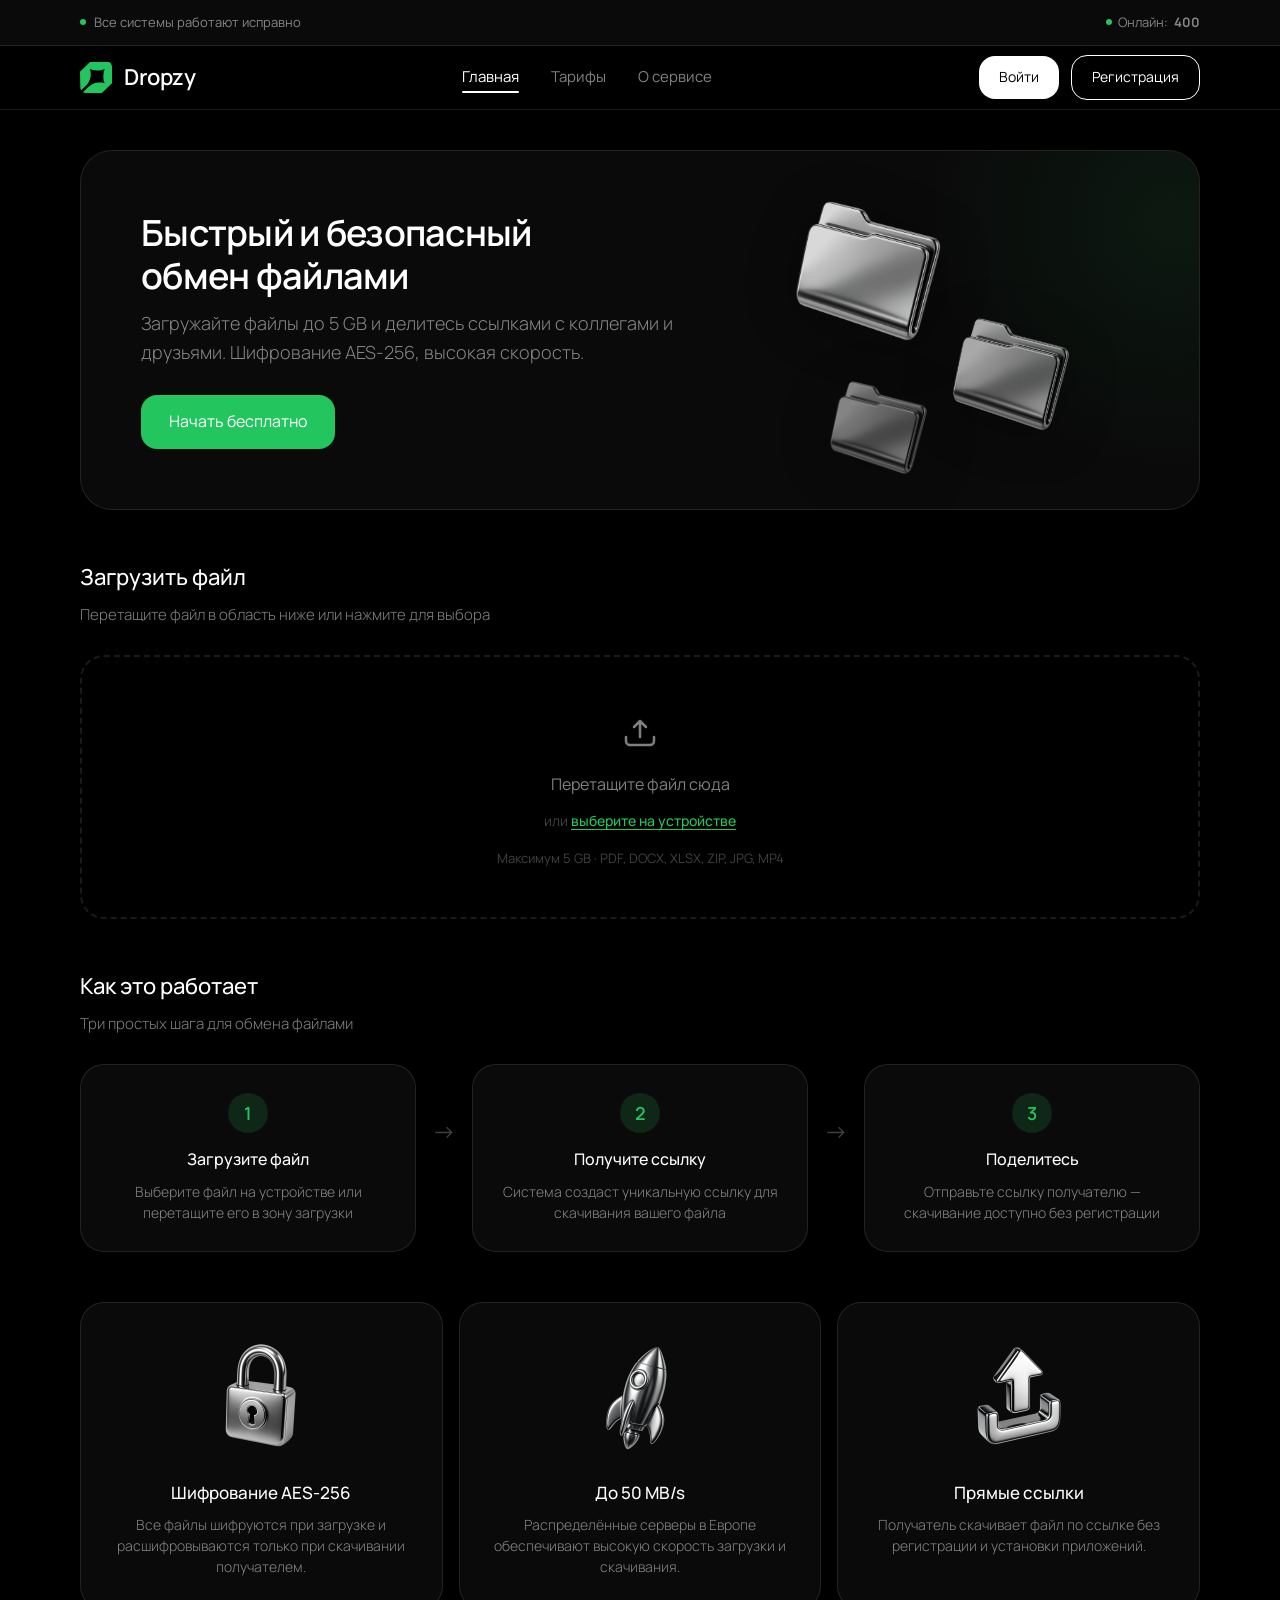
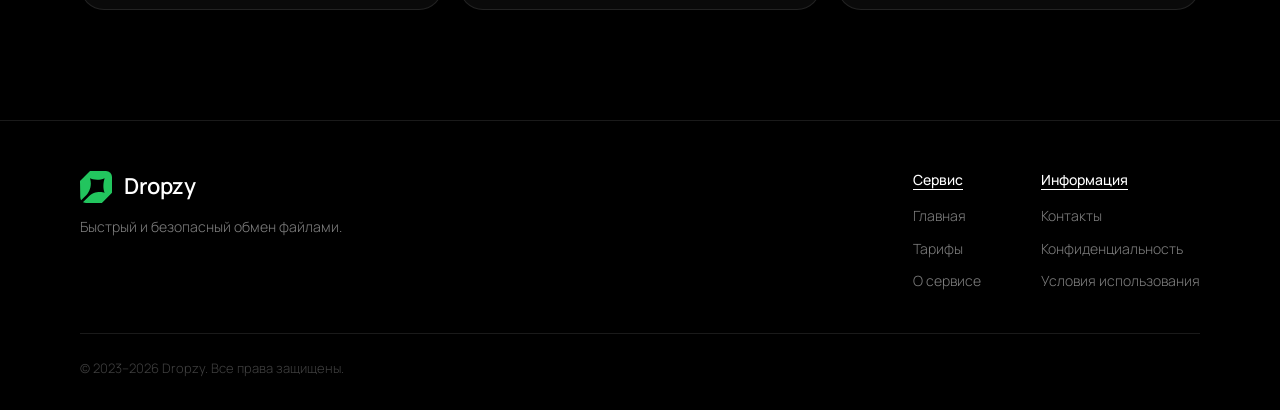
<file: website/index.html>
<!DOCTYPE html>
<html lang="ru">
<head>
    <meta charset="UTF-8">
    <meta name="viewport" content="width=device-width, initial-scale=1.0">
    <title>Dropzy — Быстрый обмен файлами</title>
    <meta name="description" content="Безопасный файлообменник для быстрой передачи файлов до 5 GB. Шифрование AES-256.">
    <meta property="og:title" content="Dropzy — Быстрый обмен файлами">
    <meta property="og:description" content="Безопасный файлообменник для быстрой передачи файлов до 5 GB.">
    <link rel="icon" href="static/img/icon.svg" type="image/svg+xml">
    <link rel="preconnect" href="https://fonts.googleapis.com">
    <link rel="preconnect" href="https://fonts.gstatic.com" crossorigin>
    <link href="https://fonts.googleapis.com/css2?family=Manrope:wght@300;400;500;600;700&display=swap" rel="stylesheet">
    <link rel="stylesheet" href="static/css/style.css">
</head>
<body>
<header class="header">
    <div class="header-top">
        <div class="container header-top-inner">
            <div class="status-indicator"><span class="status-dot"></span><span>Все системы работают исправно</span></div>
            <div class="header-top-right"><span class="online-badge"><span class="online-dot"></span>Онлайн: <strong id="onlineCount">—</strong></span></div>
        </div>
    </div>
    <div class="header-main">
        <div class="container header-main-inner">
            <a href="/" class="logo"><img src="static/img/logo.svg" alt="Dropzy" class="logo-icon"><span class="logo-text">Dropzy</span></a>
            <button class="mobile-menu-btn" id="mobileMenuBtn" aria-label="Меню"><svg width="24" height="24" viewBox="0 0 24 24" fill="none" stroke="currentColor" stroke-width="2" stroke-linecap="round"><line x1="4" y1="6" x2="20" y2="6"/><line x1="4" y1="12" x2="20" y2="12"/><line x1="4" y1="18" x2="20" y2="18"/></svg></button>
            <nav class="nav"><a href="/" class="nav-link active">Главная</a><a href="/pricing" class="nav-link ">Тарифы</a><a href="/about" class="nav-link ">О сервисе</a></nav>
            <div class="header-actions"><a href="/login" class="btn btn-filled">Войти</a><a href="/register" class="btn btn-outline">Регистрация</a></div>
        </div>
    </div>
</header>
<div class="mobile-overlay" id="mobileOverlay"><div class="mobile-menu">
    <a href="/" class="mobile-nav-link">Главная</a><a href="/pricing" class="mobile-nav-link">Тарифы</a>
    <a href="/about" class="mobile-nav-link">О сервисе</a><a href="/contact" class="mobile-nav-link">Контакты</a>
    <div class="mobile-menu-divider"></div>
    <a href="/login" class="mobile-nav-link">Войти</a><a href="/register" class="mobile-nav-link">Зарегистрироваться</a>
</div></div>
<div class="toast-container" id="toastContainer"></div>
<main class="main"><div class="container">

<div class="hero">
    <div class="hero-content">
        <h1>Быстрый и безопасный<br>обмен файлами</h1>
        <p>Загружайте файлы до 5 GB и делитесь ссылками с коллегами и друзьями. Шифрование AES-256, высокая скорость.</p>
        <a href="/register" class="btn btn-green btn-lg">Начать бесплатно</a>
    </div>
    <div class="hero-floating">
        <img src="static/img/hero.png" alt="" class="hero-float hero-float-1">
        <img src="static/img/hero.png" alt="" class="hero-float hero-float-2">
        <img src="static/img/hero.png" alt="" class="hero-float hero-float-3">
    </div>
</div>

<div class="upload-section">
    <h2 class="section-title">Загрузить файл</h2>
    <p class="section-subtitle">Перетащите файл в область ниже или нажмите для выбора</p>
    <div class="upload-zone" id="uploadZone">
        <div class="upload-zone-content">
            <div class="upload-zone-icon"><svg width="48" height="48" viewBox="0 0 48 48" fill="none"><path d="M24 32V16m0 0l-6 6m6-6l6 6" stroke="currentColor" stroke-width="2.5" stroke-linecap="round" stroke-linejoin="round"/><path d="M38 32v4a4 4 0 01-4 4H14a4 4 0 01-4-4v-4" stroke="currentColor" stroke-width="2.5" stroke-linecap="round" stroke-linejoin="round"/></svg></div>
            <span class="upload-zone-text">Перетащите файл сюда</span>
            <span class="upload-zone-hint">или <button class="upload-zone-btn" id="uploadBtn">выберите на устройстве</button></span>
            <span class="upload-zone-limit">Максимум 5 GB · PDF, DOCX, XLSX, ZIP, JPG, MP4</span>
        </div>
        <input type="file" id="uploadInput" style="display:none">
    </div>
    <div class="upload-progress" id="uploadProgress" style="display:none">
        <div class="upload-progress-info"><span class="upload-progress-name" id="uploadFileName"></span><span class="upload-progress-size" id="uploadFileSize"></span></div>
        <div class="upload-progress-bar"><div class="upload-progress-fill" id="uploadFill" style="width:0%"></div></div>
        <div class="upload-progress-footer"><span class="upload-progress-percent" id="uploadPercent">0%</span><button class="upload-progress-cancel" id="uploadCancel">Отмена</button></div>
    </div>
</div>

<div class="how-section">
    <h2 class="section-title">Как это работает</h2>
    <p class="section-subtitle">Три простых шага для обмена файлами</p>
    <div class="how-steps">
        <div class="how-step"><div class="how-step-num">1</div><h3>Загрузите файл</h3><p>Выберите файл на устройстве или перетащите его в зону загрузки</p></div>
        <div class="how-step-arrow">→</div>
        <div class="how-step"><div class="how-step-num">2</div><h3>Получите ссылку</h3><p>Система создаст уникальную ссылку для скачивания вашего файла</p></div>
        <div class="how-step-arrow">→</div>
        <div class="how-step"><div class="how-step-num">3</div><h3>Поделитесь</h3><p>Отправьте ссылку получателю — скачивание доступно без регистрации</p></div>
    </div>
</div>

<div class="features">
    <div class="feature-card"><div class="feature-icon"><img src="static/img/feature-encryption.png" alt="" class="feature-img"></div><h3>Шифрование AES-256</h3><p>Все файлы шифруются при загрузке и расшифровываются только при скачивании получателем.</p></div>
    <div class="feature-card"><div class="feature-icon"><img src="static/img/feature-speed.png" alt="" class="feature-img"></div><h3>До 50 MB/s</h3><p>Распределённые серверы в Европе обеспечивают высокую скорость загрузки и скачивания.</p></div>
    <div class="feature-card"><div class="feature-icon"><img src="static/img/feature-links.png" alt="" class="feature-img"></div><h3>Прямые ссылки</h3><p>Получатель скачивает файл по ссылке без регистрации и установки приложений.</p></div>
</div>

</div></main>
<footer class="footer"><div class="container">
    <div class="footer-top">
        <div class="footer-brand">
            <a href="/" class="logo"><img src="static/img/logo.svg" alt="Dropzy" class="logo-icon"><span class="logo-text">Dropzy</span></a>
            <p class="footer-desc">Быстрый и безопасный обмен файлами.</p>
        </div>
        <div class="footer-links">
            <div class="footer-col"><span class="footer-col-title">Сервис</span><a href="/">Главная</a><a href="/pricing">Тарифы</a><a href="/about">О сервисе</a></div>
            <div class="footer-col"><span class="footer-col-title">Информация</span><a href="/contact">Контакты</a><a href="/privacy">Конфиденциальность</a><a href="/terms">Условия использования</a></div>
        </div>
    </div>
    <div class="footer-bottom"><span>© 2023–2026 Dropzy. Все права защищены.</span></div>
</div></footer>
<script src="static/js/main.js"></script>
</body>
</html>
</file>
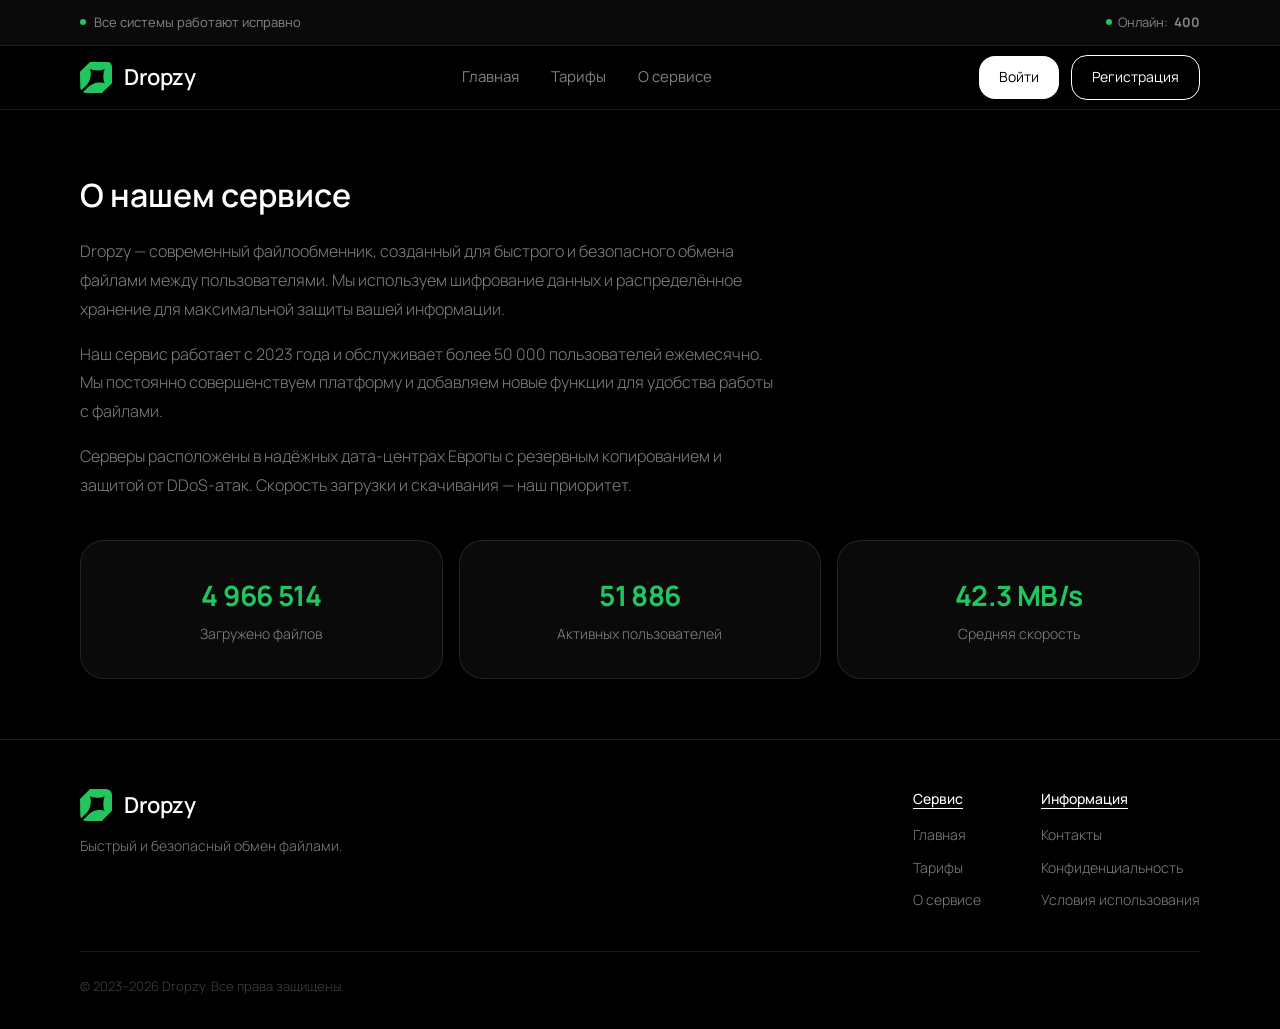
<file: website/about.html>
<!DOCTYPE html>
<html lang="ru">
<head>
    <meta charset="UTF-8">
    <meta name="viewport" content="width=device-width, initial-scale=1.0">
    <title>О сервисе — Dropzy</title>
    <meta name="description" content="Безопасный файлообменник для быстрой передачи файлов до 5 GB. Шифрование AES-256.">
    <meta property="og:title" content="Dropzy — Быстрый обмен файлами">
    <meta property="og:description" content="Безопасный файлообменник для быстрой передачи файлов до 5 GB.">
    <link rel="icon" href="static/img/icon.svg" type="image/svg+xml">
    <link rel="preconnect" href="https://fonts.googleapis.com">
    <link rel="preconnect" href="https://fonts.gstatic.com" crossorigin>
    <link href="https://fonts.googleapis.com/css2?family=Manrope:wght@300;400;500;600;700&display=swap" rel="stylesheet">
    <link rel="stylesheet" href="static/css/style.css">
</head>
<body>
<header class="header">
    <div class="header-top">
        <div class="container header-top-inner">
            <div class="status-indicator"><span class="status-dot"></span><span>Все системы работают исправно</span></div>
            <div class="header-top-right"><span class="online-badge"><span class="online-dot"></span>Онлайн: <strong id="onlineCount">—</strong></span></div>
        </div>
    </div>
    <div class="header-main">
        <div class="container header-main-inner">
            <a href="/" class="logo"><img src="static/img/logo.svg" alt="Dropzy" class="logo-icon"><span class="logo-text">Dropzy</span></a>
            <button class="mobile-menu-btn" id="mobileMenuBtn" aria-label="Меню"><svg width="24" height="24" viewBox="0 0 24 24" fill="none" stroke="currentColor" stroke-width="2" stroke-linecap="round"><line x1="4" y1="6" x2="20" y2="6"/><line x1="4" y1="12" x2="20" y2="12"/><line x1="4" y1="18" x2="20" y2="18"/></svg></button>
            <nav class="nav"><a href="/" class="nav-link ">Главная</a><a href="/pricing" class="nav-link ">Тарифы</a><a href="/about" class="nav-link active">О сервисе</a></nav>
            <div class="header-actions"><a href="/login" class="btn btn-filled">Войти</a><a href="/register" class="btn btn-outline">Регистрация</a></div>
        </div>
    </div>
</header>
<div class="mobile-overlay" id="mobileOverlay"><div class="mobile-menu">
    <a href="/" class="mobile-nav-link">Главная</a><a href="/pricing" class="mobile-nav-link">Тарифы</a>
    <a href="/about" class="mobile-nav-link">О сервисе</a><a href="/contact" class="mobile-nav-link">Контакты</a>
    <div class="mobile-menu-divider"></div>
    <a href="/login" class="mobile-nav-link">Войти</a><a href="/register" class="mobile-nav-link">Зарегистрироваться</a>
</div></div>
<div class="toast-container" id="toastContainer"></div>
<main class="main"><div class="container">

<div class="about-hero" style="padding-top:20px">
    <h1>О нашем сервисе</h1>
    <p class="about-text">Dropzy — современный файлообменник, созданный для быстрого и безопасного обмена файлами между пользователями. Мы используем шифрование данных и распределённое хранение для максимальной защиты вашей информации.</p>
    <p class="about-text">Наш сервис работает с 2023 года и обслуживает более 50 000 пользователей ежемесячно. Мы постоянно совершенствуем платформу и добавляем новые функции для удобства работы с файлами.</p>
    <p class="about-text">Серверы расположены в надёжных дата-центрах Европы с резервным копированием и защитой от DDoS-атак. Скорость загрузки и скачивания — наш приоритет.</p>
</div>
<div class="stats-grid">
    <div class="stat-card"><div class="stat-value">4 966 514</div><div class="stat-label">Загружено файлов</div></div>
    <div class="stat-card"><div class="stat-value">51 886</div><div class="stat-label">Активных пользователей</div></div>
    <div class="stat-card"><div class="stat-value">42.3 MB/s</div><div class="stat-label">Средняя скорость</div></div>
</div>

</div></main>
<footer class="footer"><div class="container">
    <div class="footer-top">
        <div class="footer-brand">
            <a href="/" class="logo"><img src="static/img/logo.svg" alt="Dropzy" class="logo-icon"><span class="logo-text">Dropzy</span></a>
            <p class="footer-desc">Быстрый и безопасный обмен файлами.</p>
        </div>
        <div class="footer-links">
            <div class="footer-col"><span class="footer-col-title">Сервис</span><a href="/">Главная</a><a href="/pricing">Тарифы</a><a href="/about">О сервисе</a></div>
            <div class="footer-col"><span class="footer-col-title">Информация</span><a href="/contact">Контакты</a><a href="/privacy">Конфиденциальность</a><a href="/terms">Условия использования</a></div>
        </div>
    </div>
    <div class="footer-bottom"><span>© 2023–2026 Dropzy. Все права защищены.</span></div>
</div></footer>
<script src="static/js/main.js"></script>
</body>
</html>
</file>
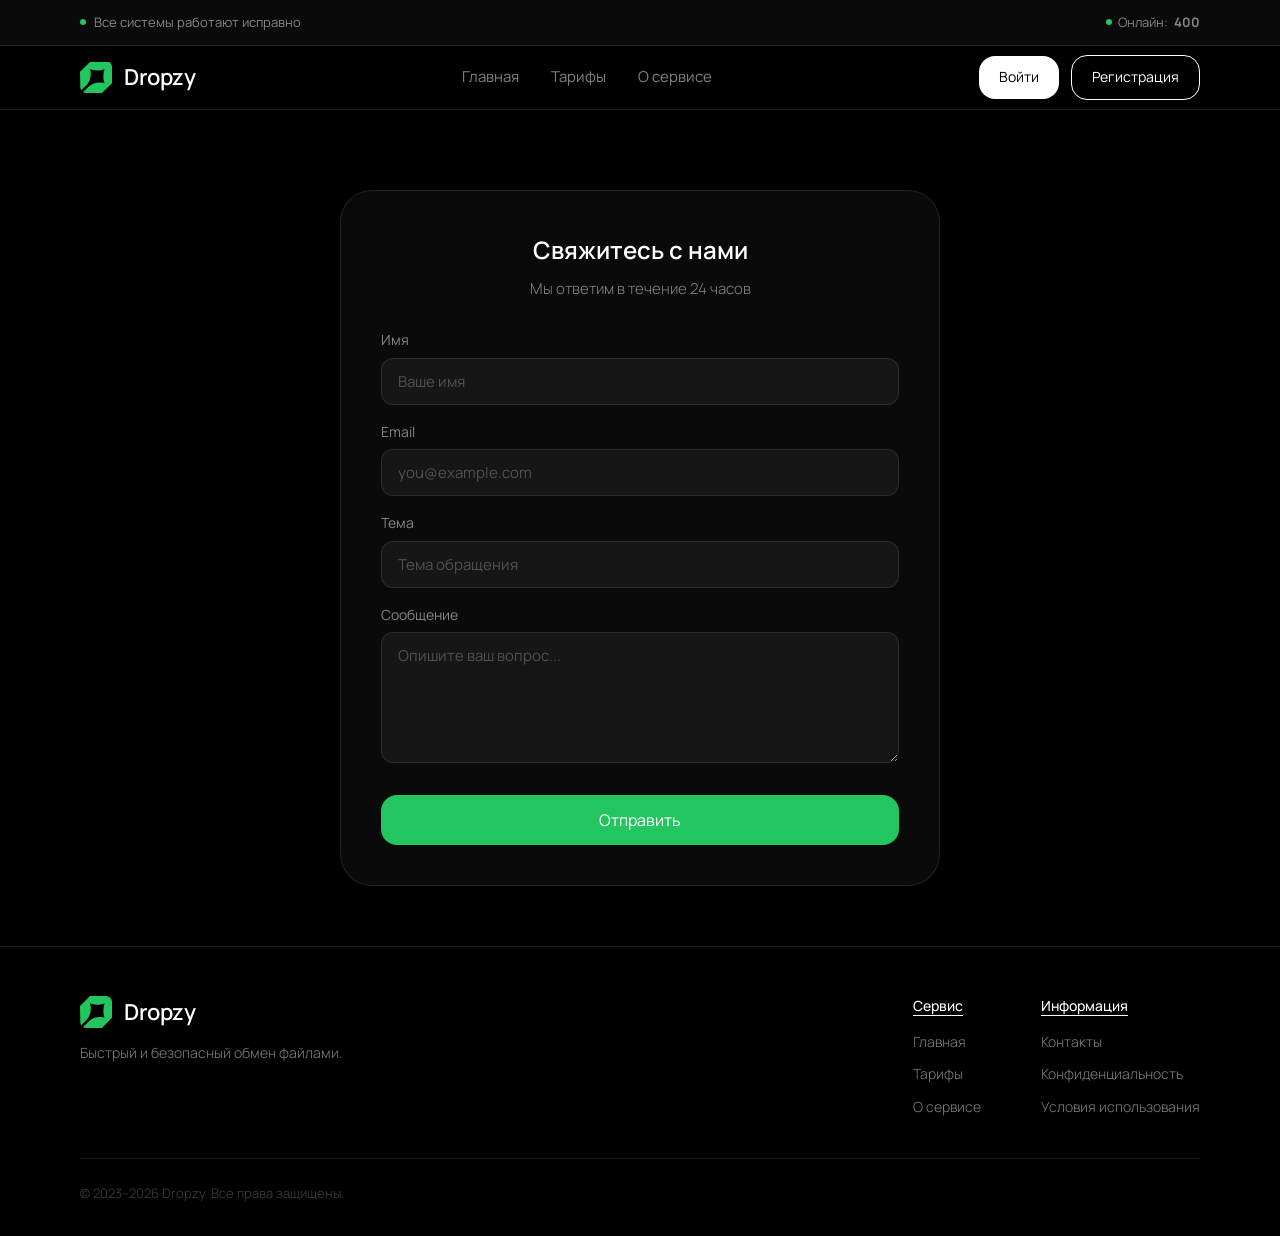
<file: website/contact.html>
<!DOCTYPE html>
<html lang="ru">
<head>
    <meta charset="UTF-8">
    <meta name="viewport" content="width=device-width, initial-scale=1.0">
    <title>Контакты — Dropzy</title>
    <meta name="description" content="Безопасный файлообменник для быстрой передачи файлов до 5 GB. Шифрование AES-256.">
    <meta property="og:title" content="Dropzy — Быстрый обмен файлами">
    <meta property="og:description" content="Безопасный файлообменник для быстрой передачи файлов до 5 GB.">
    <link rel="icon" href="static/img/icon.svg" type="image/svg+xml">
    <link rel="preconnect" href="https://fonts.googleapis.com">
    <link rel="preconnect" href="https://fonts.gstatic.com" crossorigin>
    <link href="https://fonts.googleapis.com/css2?family=Manrope:wght@300;400;500;600;700&display=swap" rel="stylesheet">
    <link rel="stylesheet" href="static/css/style.css">
</head>
<body>
<header class="header">
    <div class="header-top">
        <div class="container header-top-inner">
            <div class="status-indicator"><span class="status-dot"></span><span>Все системы работают исправно</span></div>
            <div class="header-top-right"><span class="online-badge"><span class="online-dot"></span>Онлайн: <strong id="onlineCount">—</strong></span></div>
        </div>
    </div>
    <div class="header-main">
        <div class="container header-main-inner">
            <a href="/" class="logo"><img src="static/img/logo.svg" alt="Dropzy" class="logo-icon"><span class="logo-text">Dropzy</span></a>
            <button class="mobile-menu-btn" id="mobileMenuBtn" aria-label="Меню"><svg width="24" height="24" viewBox="0 0 24 24" fill="none" stroke="currentColor" stroke-width="2" stroke-linecap="round"><line x1="4" y1="6" x2="20" y2="6"/><line x1="4" y1="12" x2="20" y2="12"/><line x1="4" y1="18" x2="20" y2="18"/></svg></button>
            <nav class="nav"><a href="/" class="nav-link ">Главная</a><a href="/pricing" class="nav-link ">Тарифы</a><a href="/about" class="nav-link ">О сервисе</a></nav>
            <div class="header-actions"><a href="/login" class="btn btn-filled">Войти</a><a href="/register" class="btn btn-outline">Регистрация</a></div>
        </div>
    </div>
</header>
<div class="mobile-overlay" id="mobileOverlay"><div class="mobile-menu">
    <a href="/" class="mobile-nav-link">Главная</a><a href="/pricing" class="mobile-nav-link">Тарифы</a>
    <a href="/about" class="mobile-nav-link">О сервисе</a><a href="/contact" class="mobile-nav-link">Контакты</a>
    <div class="mobile-menu-divider"></div>
    <a href="/login" class="mobile-nav-link">Войти</a><a href="/register" class="mobile-nav-link">Зарегистрироваться</a>
</div></div>
<div class="toast-container" id="toastContainer"></div>
<main class="main"><div class="container">

<div class="contact-layout">
    <div class="form-card" id="contactCard">
        <h2 class="form-title">Свяжитесь с нами</h2>
        <p class="form-subtitle">Мы ответим в течение 24 часов</p>
        <form id="contactForm" novalidate>
            <div class="form-group"><label class="form-label" for="name">Имя</label><input type="text" name="name" id="name" class="form-input" placeholder="Ваше имя"></div>
            <div class="form-group"><label class="form-label" for="cemail">Email</label><input type="email" name="email" id="cemail" class="form-input" placeholder="you@example.com" required></div>
            <div class="form-group"><label class="form-label" for="subject">Тема</label><input type="text" name="subject" id="subject" class="form-input" placeholder="Тема обращения"></div>
            <div class="form-group"><label class="form-label" for="message">Сообщение</label><textarea name="message" id="message" class="form-input" rows="5" placeholder="Опишите ваш вопрос..." required style="resize:vertical"></textarea></div>
            <button type="submit" class="btn btn-green form-btn btn-lg">Отправить</button>
        </form>
    </div>
    <div class="form-card" id="contactSent" style="display:none">
        <div class="contact-sent">
            <div class="contact-sent-icon">✉️</div>
            <h2 class="form-title">Спасибо!</h2>
            <p class="form-subtitle">Мы получили ваше сообщение и ответим в течение 24 часов.</p>
            <a href="/" class="btn btn-outline" style="margin-top:16px">На главную</a>
        </div>
    </div>
</div>

</div></main>
<footer class="footer"><div class="container">
    <div class="footer-top">
        <div class="footer-brand">
            <a href="/" class="logo"><img src="static/img/logo.svg" alt="Dropzy" class="logo-icon"><span class="logo-text">Dropzy</span></a>
            <p class="footer-desc">Быстрый и безопасный обмен файлами.</p>
        </div>
        <div class="footer-links">
            <div class="footer-col"><span class="footer-col-title">Сервис</span><a href="/">Главная</a><a href="/pricing">Тарифы</a><a href="/about">О сервисе</a></div>
            <div class="footer-col"><span class="footer-col-title">Информация</span><a href="/contact">Контакты</a><a href="/privacy">Конфиденциальность</a><a href="/terms">Условия использования</a></div>
        </div>
    </div>
    <div class="footer-bottom"><span>© 2023–2026 Dropzy. Все права защищены.</span></div>
</div></footer>
<script src="static/js/main.js"></script>
</body>
</html>
</file>
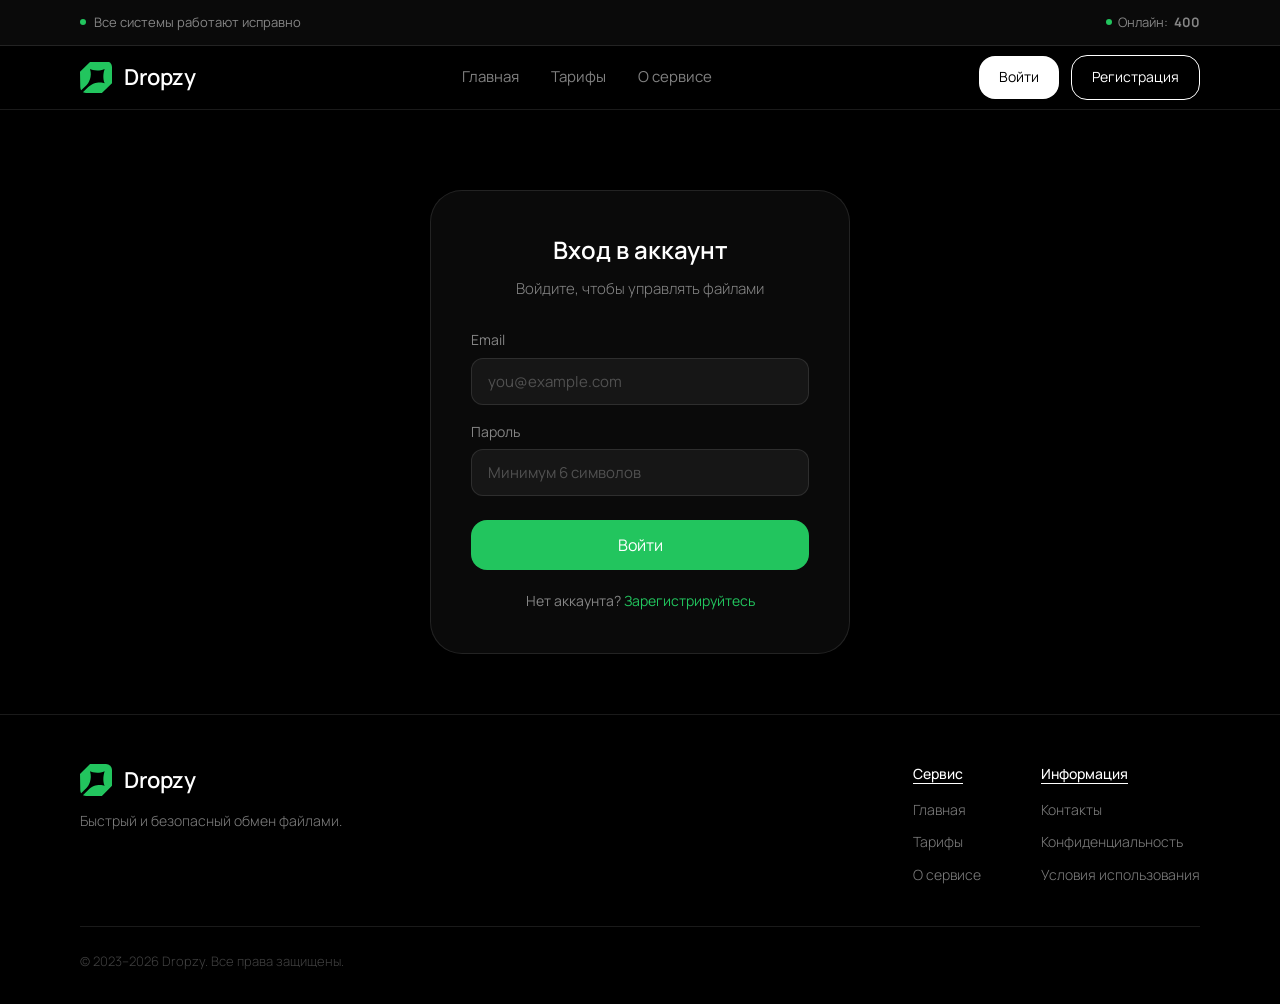
<file: website/login.html>
<!DOCTYPE html>
<html lang="ru">
<head>
    <meta charset="UTF-8">
    <meta name="viewport" content="width=device-width, initial-scale=1.0">
    <title>Войти — Dropzy</title>
    <meta name="description" content="Безопасный файлообменник для быстрой передачи файлов до 5 GB. Шифрование AES-256.">
    <meta property="og:title" content="Dropzy — Быстрый обмен файлами">
    <meta property="og:description" content="Безопасный файлообменник для быстрой передачи файлов до 5 GB.">
    <link rel="icon" href="static/img/icon.svg" type="image/svg+xml">
    <link rel="preconnect" href="https://fonts.googleapis.com">
    <link rel="preconnect" href="https://fonts.gstatic.com" crossorigin>
    <link href="https://fonts.googleapis.com/css2?family=Manrope:wght@300;400;500;600;700&display=swap" rel="stylesheet">
    <link rel="stylesheet" href="static/css/style.css">
</head>
<body>
<header class="header">
    <div class="header-top">
        <div class="container header-top-inner">
            <div class="status-indicator"><span class="status-dot"></span><span>Все системы работают исправно</span></div>
            <div class="header-top-right"><span class="online-badge"><span class="online-dot"></span>Онлайн: <strong id="onlineCount">—</strong></span></div>
        </div>
    </div>
    <div class="header-main">
        <div class="container header-main-inner">
            <a href="/" class="logo"><img src="static/img/logo.svg" alt="Dropzy" class="logo-icon"><span class="logo-text">Dropzy</span></a>
            <button class="mobile-menu-btn" id="mobileMenuBtn" aria-label="Меню"><svg width="24" height="24" viewBox="0 0 24 24" fill="none" stroke="currentColor" stroke-width="2" stroke-linecap="round"><line x1="4" y1="6" x2="20" y2="6"/><line x1="4" y1="12" x2="20" y2="12"/><line x1="4" y1="18" x2="20" y2="18"/></svg></button>
            <nav class="nav"><a href="/" class="nav-link ">Главная</a><a href="/pricing" class="nav-link ">Тарифы</a><a href="/about" class="nav-link ">О сервисе</a></nav>
            <div class="header-actions"><a href="/login" class="btn btn-filled">Войти</a><a href="/register" class="btn btn-outline">Регистрация</a></div>
        </div>
    </div>
</header>
<div class="mobile-overlay" id="mobileOverlay"><div class="mobile-menu">
    <a href="/" class="mobile-nav-link">Главная</a><a href="/pricing" class="mobile-nav-link">Тарифы</a>
    <a href="/about" class="mobile-nav-link">О сервисе</a><a href="/contact" class="mobile-nav-link">Контакты</a>
    <div class="mobile-menu-divider"></div>
    <a href="/login" class="mobile-nav-link">Войти</a><a href="/register" class="mobile-nav-link">Зарегистрироваться</a>
</div></div>
<div class="toast-container" id="toastContainer"></div>
<main class="main"><div class="container">

<div class="form-page">
    <div class="form-card">
        <h2 class="form-title">Вход в аккаунт</h2>
        <p class="form-subtitle">Войдите, чтобы управлять файлами</p>
        <div class="form-errors" id="loginError" style="display:none"><p>Неверный email или пароль</p></div>
        <form id="loginForm" novalidate>
            <div class="form-group"><label class="form-label" for="email">Email</label><input type="email" name="email" id="email" class="form-input" placeholder="you@example.com" required></div>
            <div class="form-group"><label class="form-label" for="password">Пароль</label><input type="password" name="password" id="password" class="form-input" placeholder="Минимум 6 символов" required></div>
            <button type="submit" class="btn btn-green form-btn btn-lg">Войти</button>
        </form>
        <div class="form-footer">Нет аккаунта? <a href="/register">Зарегистрируйтесь</a></div>
    </div>
</div>

</div></main>
<footer class="footer"><div class="container">
    <div class="footer-top">
        <div class="footer-brand">
            <a href="/" class="logo"><img src="static/img/logo.svg" alt="Dropzy" class="logo-icon"><span class="logo-text">Dropzy</span></a>
            <p class="footer-desc">Быстрый и безопасный обмен файлами.</p>
        </div>
        <div class="footer-links">
            <div class="footer-col"><span class="footer-col-title">Сервис</span><a href="/">Главная</a><a href="/pricing">Тарифы</a><a href="/about">О сервисе</a></div>
            <div class="footer-col"><span class="footer-col-title">Информация</span><a href="/contact">Контакты</a><a href="/privacy">Конфиденциальность</a><a href="/terms">Условия использования</a></div>
        </div>
    </div>
    <div class="footer-bottom"><span>© 2023–2026 Dropzy. Все права защищены.</span></div>
</div></footer>
<script src="static/js/main.js"></script>
</body>
</html>
</file>
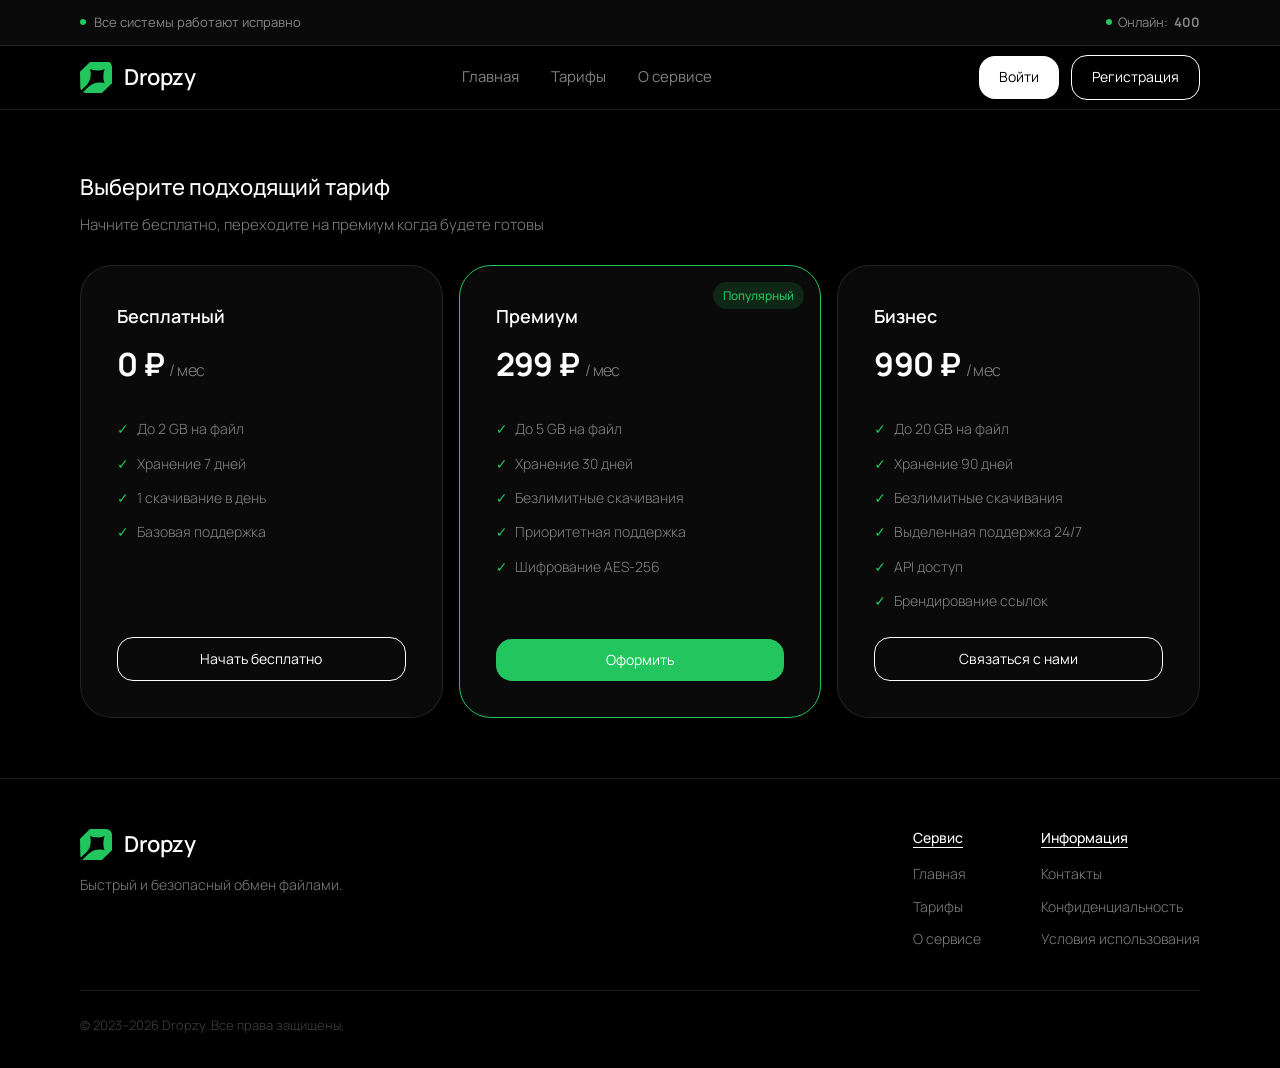
<file: website/pricing.html>
<!DOCTYPE html>
<html lang="ru">
<head>
    <meta charset="UTF-8">
    <meta name="viewport" content="width=device-width, initial-scale=1.0">
    <title>Тарифы — Dropzy</title>
    <meta name="description" content="Безопасный файлообменник для быстрой передачи файлов до 5 GB. Шифрование AES-256.">
    <meta property="og:title" content="Dropzy — Быстрый обмен файлами">
    <meta property="og:description" content="Безопасный файлообменник для быстрой передачи файлов до 5 GB.">
    <link rel="icon" href="static/img/icon.svg" type="image/svg+xml">
    <link rel="preconnect" href="https://fonts.googleapis.com">
    <link rel="preconnect" href="https://fonts.gstatic.com" crossorigin>
    <link href="https://fonts.googleapis.com/css2?family=Manrope:wght@300;400;500;600;700&display=swap" rel="stylesheet">
    <link rel="stylesheet" href="static/css/style.css">
</head>
<body>
<header class="header">
    <div class="header-top">
        <div class="container header-top-inner">
            <div class="status-indicator"><span class="status-dot"></span><span>Все системы работают исправно</span></div>
            <div class="header-top-right"><span class="online-badge"><span class="online-dot"></span>Онлайн: <strong id="onlineCount">—</strong></span></div>
        </div>
    </div>
    <div class="header-main">
        <div class="container header-main-inner">
            <a href="/" class="logo"><img src="static/img/logo.svg" alt="Dropzy" class="logo-icon"><span class="logo-text">Dropzy</span></a>
            <button class="mobile-menu-btn" id="mobileMenuBtn" aria-label="Меню"><svg width="24" height="24" viewBox="0 0 24 24" fill="none" stroke="currentColor" stroke-width="2" stroke-linecap="round"><line x1="4" y1="6" x2="20" y2="6"/><line x1="4" y1="12" x2="20" y2="12"/><line x1="4" y1="18" x2="20" y2="18"/></svg></button>
            <nav class="nav"><a href="/" class="nav-link ">Главная</a><a href="/pricing" class="nav-link active">Тарифы</a><a href="/about" class="nav-link ">О сервисе</a></nav>
            <div class="header-actions"><a href="/login" class="btn btn-filled">Войти</a><a href="/register" class="btn btn-outline">Регистрация</a></div>
        </div>
    </div>
</header>
<div class="mobile-overlay" id="mobileOverlay"><div class="mobile-menu">
    <a href="/" class="mobile-nav-link">Главная</a><a href="/pricing" class="mobile-nav-link">Тарифы</a>
    <a href="/about" class="mobile-nav-link">О сервисе</a><a href="/contact" class="mobile-nav-link">Контакты</a>
    <div class="mobile-menu-divider"></div>
    <a href="/login" class="mobile-nav-link">Войти</a><a href="/register" class="mobile-nav-link">Зарегистрироваться</a>
</div></div>
<div class="toast-container" id="toastContainer"></div>
<main class="main"><div class="container">

<div style="padding-top:20px">
    <h1 class="section-title">Выберите подходящий тариф</h1>
    <p class="section-subtitle">Начните бесплатно, переходите на премиум когда будете готовы</p>
    <div class="pricing-grid">
        <div class="pricing-card">
            <div class="pricing-name">Бесплатный</div><div class="pricing-price">0 ₽ <span>/ мес</span></div>
            <ul class="pricing-features"><li>До 2 GB на файл</li><li>Хранение 7 дней</li><li>1 скачивание в день</li><li>Базовая поддержка</li></ul>
            <a href="/register" class="btn btn-outline">Начать бесплатно</a>
        </div>
        <div class="pricing-card popular">
            <div class="pricing-name">Премиум</div><div class="pricing-price">299 ₽ <span>/ мес</span></div>
            <ul class="pricing-features"><li>До 5 GB на файл</li><li>Хранение 30 дней</li><li>Безлимитные скачивания</li><li>Приоритетная поддержка</li><li>Шифрование AES-256</li></ul>
            <a href="/register" class="btn btn-green">Оформить</a>
        </div>
        <div class="pricing-card">
            <div class="pricing-name">Бизнес</div><div class="pricing-price">990 ₽ <span>/ мес</span></div>
            <ul class="pricing-features"><li>До 20 GB на файл</li><li>Хранение 90 дней</li><li>Безлимитные скачивания</li><li>Выделенная поддержка 24/7</li><li>API доступ</li><li>Брендирование ссылок</li></ul>
            <a href="/contact" class="btn btn-outline">Связаться с нами</a>
        </div>
    </div>
</div>

</div></main>
<footer class="footer"><div class="container">
    <div class="footer-top">
        <div class="footer-brand">
            <a href="/" class="logo"><img src="static/img/logo.svg" alt="Dropzy" class="logo-icon"><span class="logo-text">Dropzy</span></a>
            <p class="footer-desc">Быстрый и безопасный обмен файлами.</p>
        </div>
        <div class="footer-links">
            <div class="footer-col"><span class="footer-col-title">Сервис</span><a href="/">Главная</a><a href="/pricing">Тарифы</a><a href="/about">О сервисе</a></div>
            <div class="footer-col"><span class="footer-col-title">Информация</span><a href="/contact">Контакты</a><a href="/privacy">Конфиденциальность</a><a href="/terms">Условия использования</a></div>
        </div>
    </div>
    <div class="footer-bottom"><span>© 2023–2026 Dropzy. Все права защищены.</span></div>
</div></footer>
<script src="static/js/main.js"></script>
</body>
</html>
</file>
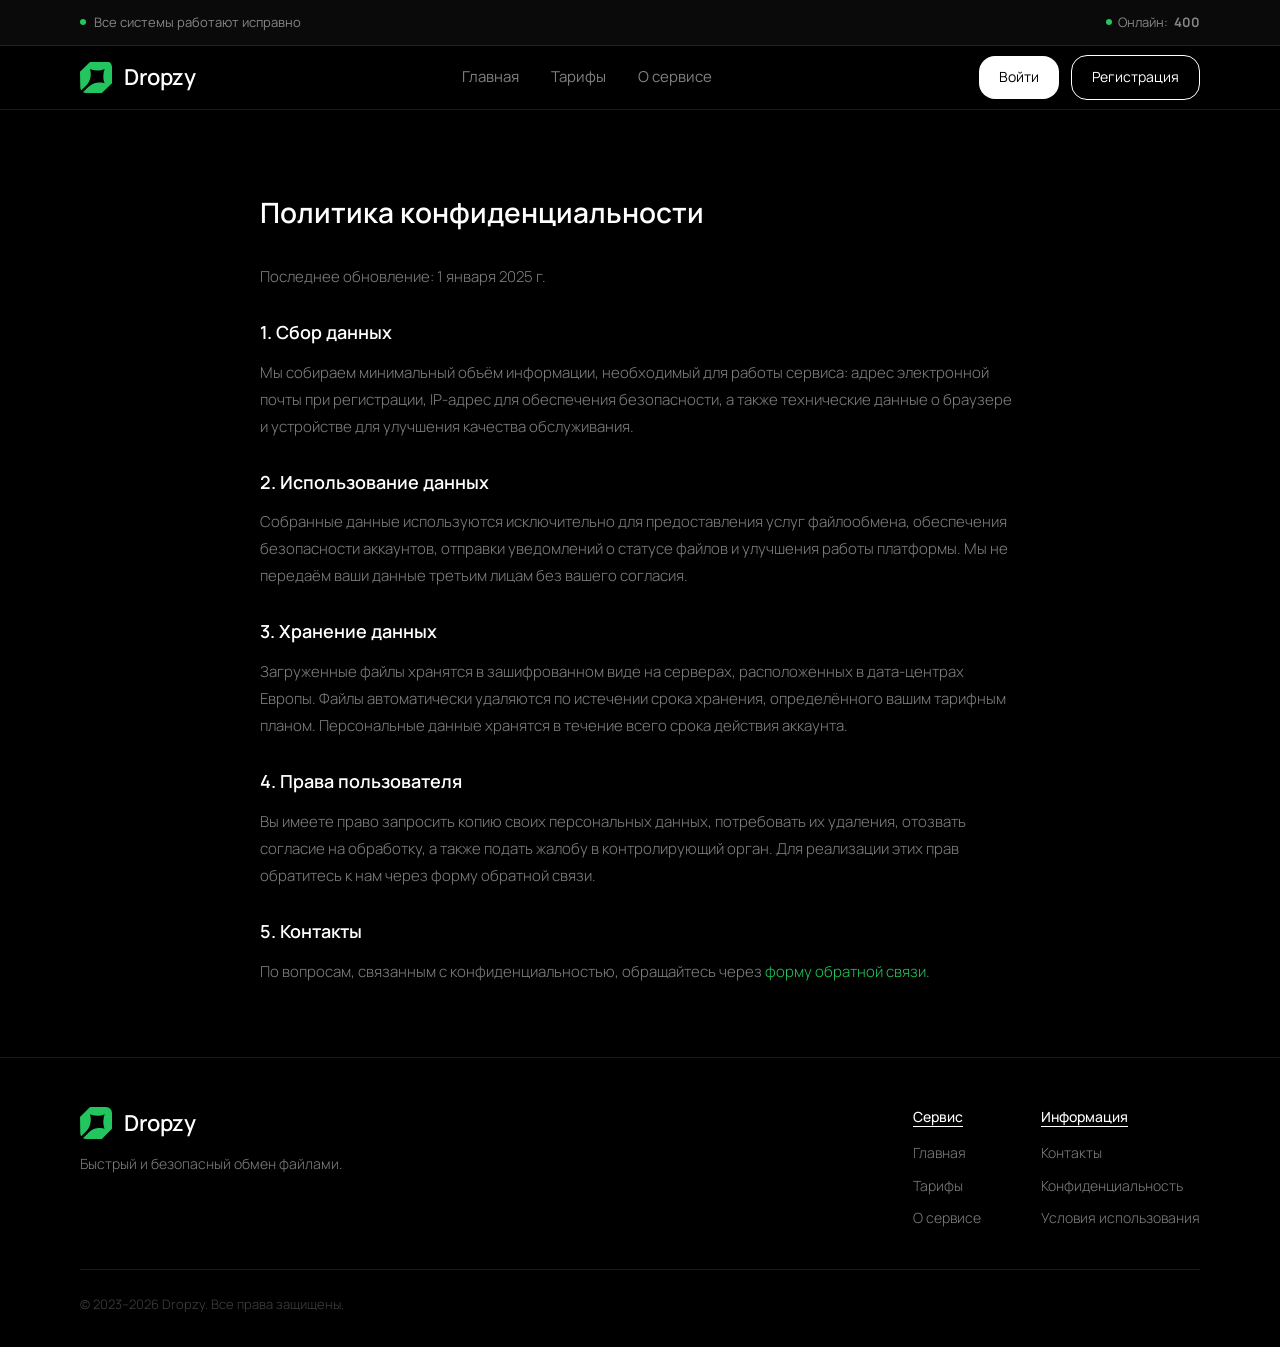
<file: website/privacy.html>
<!DOCTYPE html>
<html lang="ru">
<head>
    <meta charset="UTF-8">
    <meta name="viewport" content="width=device-width, initial-scale=1.0">
    <title>Политика конфиденциальности — Dropzy</title>
    <meta name="description" content="Безопасный файлообменник для быстрой передачи файлов до 5 GB. Шифрование AES-256.">
    <meta property="og:title" content="Dropzy — Быстрый обмен файлами">
    <meta property="og:description" content="Безопасный файлообменник для быстрой передачи файлов до 5 GB.">
    <link rel="icon" href="static/img/icon.svg" type="image/svg+xml">
    <link rel="preconnect" href="https://fonts.googleapis.com">
    <link rel="preconnect" href="https://fonts.gstatic.com" crossorigin>
    <link href="https://fonts.googleapis.com/css2?family=Manrope:wght@300;400;500;600;700&display=swap" rel="stylesheet">
    <link rel="stylesheet" href="static/css/style.css">
</head>
<body>
<header class="header">
    <div class="header-top">
        <div class="container header-top-inner">
            <div class="status-indicator"><span class="status-dot"></span><span>Все системы работают исправно</span></div>
            <div class="header-top-right"><span class="online-badge"><span class="online-dot"></span>Онлайн: <strong id="onlineCount">—</strong></span></div>
        </div>
    </div>
    <div class="header-main">
        <div class="container header-main-inner">
            <a href="/" class="logo"><img src="static/img/logo.svg" alt="Dropzy" class="logo-icon"><span class="logo-text">Dropzy</span></a>
            <button class="mobile-menu-btn" id="mobileMenuBtn" aria-label="Меню"><svg width="24" height="24" viewBox="0 0 24 24" fill="none" stroke="currentColor" stroke-width="2" stroke-linecap="round"><line x1="4" y1="6" x2="20" y2="6"/><line x1="4" y1="12" x2="20" y2="12"/><line x1="4" y1="18" x2="20" y2="18"/></svg></button>
            <nav class="nav"><a href="/" class="nav-link ">Главная</a><a href="/pricing" class="nav-link ">Тарифы</a><a href="/about" class="nav-link ">О сервисе</a></nav>
            <div class="header-actions"><a href="/login" class="btn btn-filled">Войти</a><a href="/register" class="btn btn-outline">Регистрация</a></div>
        </div>
    </div>
</header>
<div class="mobile-overlay" id="mobileOverlay"><div class="mobile-menu">
    <a href="/" class="mobile-nav-link">Главная</a><a href="/pricing" class="mobile-nav-link">Тарифы</a>
    <a href="/about" class="mobile-nav-link">О сервисе</a><a href="/contact" class="mobile-nav-link">Контакты</a>
    <div class="mobile-menu-divider"></div>
    <a href="/login" class="mobile-nav-link">Войти</a><a href="/register" class="mobile-nav-link">Зарегистрироваться</a>
</div></div>
<div class="toast-container" id="toastContainer"></div>
<main class="main"><div class="container">

<div class="legal-page">
    <h1>Политика конфиденциальности</h1>
    <p>Последнее обновление: 1 января 2025 г.</p>
    <h2>1. Сбор данных</h2>
    <p>Мы собираем минимальный объём информации, необходимый для работы сервиса: адрес электронной почты при регистрации, IP-адрес для обеспечения безопасности, а также технические данные о браузере и устройстве для улучшения качества обслуживания.</p>
    <h2>2. Использование данных</h2>
    <p>Собранные данные используются исключительно для предоставления услуг файлообмена, обеспечения безопасности аккаунтов, отправки уведомлений о статусе файлов и улучшения работы платформы. Мы не передаём ваши данные третьим лицам без вашего согласия.</p>
    <h2>3. Хранение данных</h2>
    <p>Загруженные файлы хранятся в зашифрованном виде на серверах, расположенных в дата-центрах Европы. Файлы автоматически удаляются по истечении срока хранения, определённого вашим тарифным планом. Персональные данные хранятся в течение всего срока действия аккаунта.</p>
    <h2>4. Права пользователя</h2>
    <p>Вы имеете право запросить копию своих персональных данных, потребовать их удаления, отозвать согласие на обработку, а также подать жалобу в контролирующий орган. Для реализации этих прав обратитесь к нам через форму обратной связи.</p>
    <h2>5. Контакты</h2>
    <p>По вопросам, связанным с конфиденциальностью, обращайтесь через <a href="/contact" style="color:var(--green)">форму обратной связи</a>.</p>
</div>

</div></main>
<footer class="footer"><div class="container">
    <div class="footer-top">
        <div class="footer-brand">
            <a href="/" class="logo"><img src="static/img/logo.svg" alt="Dropzy" class="logo-icon"><span class="logo-text">Dropzy</span></a>
            <p class="footer-desc">Быстрый и безопасный обмен файлами.</p>
        </div>
        <div class="footer-links">
            <div class="footer-col"><span class="footer-col-title">Сервис</span><a href="/">Главная</a><a href="/pricing">Тарифы</a><a href="/about">О сервисе</a></div>
            <div class="footer-col"><span class="footer-col-title">Информация</span><a href="/contact">Контакты</a><a href="/privacy">Конфиденциальность</a><a href="/terms">Условия использования</a></div>
        </div>
    </div>
    <div class="footer-bottom"><span>© 2023–2026 Dropzy. Все права защищены.</span></div>
</div></footer>
<script src="static/js/main.js"></script>
</body>
</html>
</file>
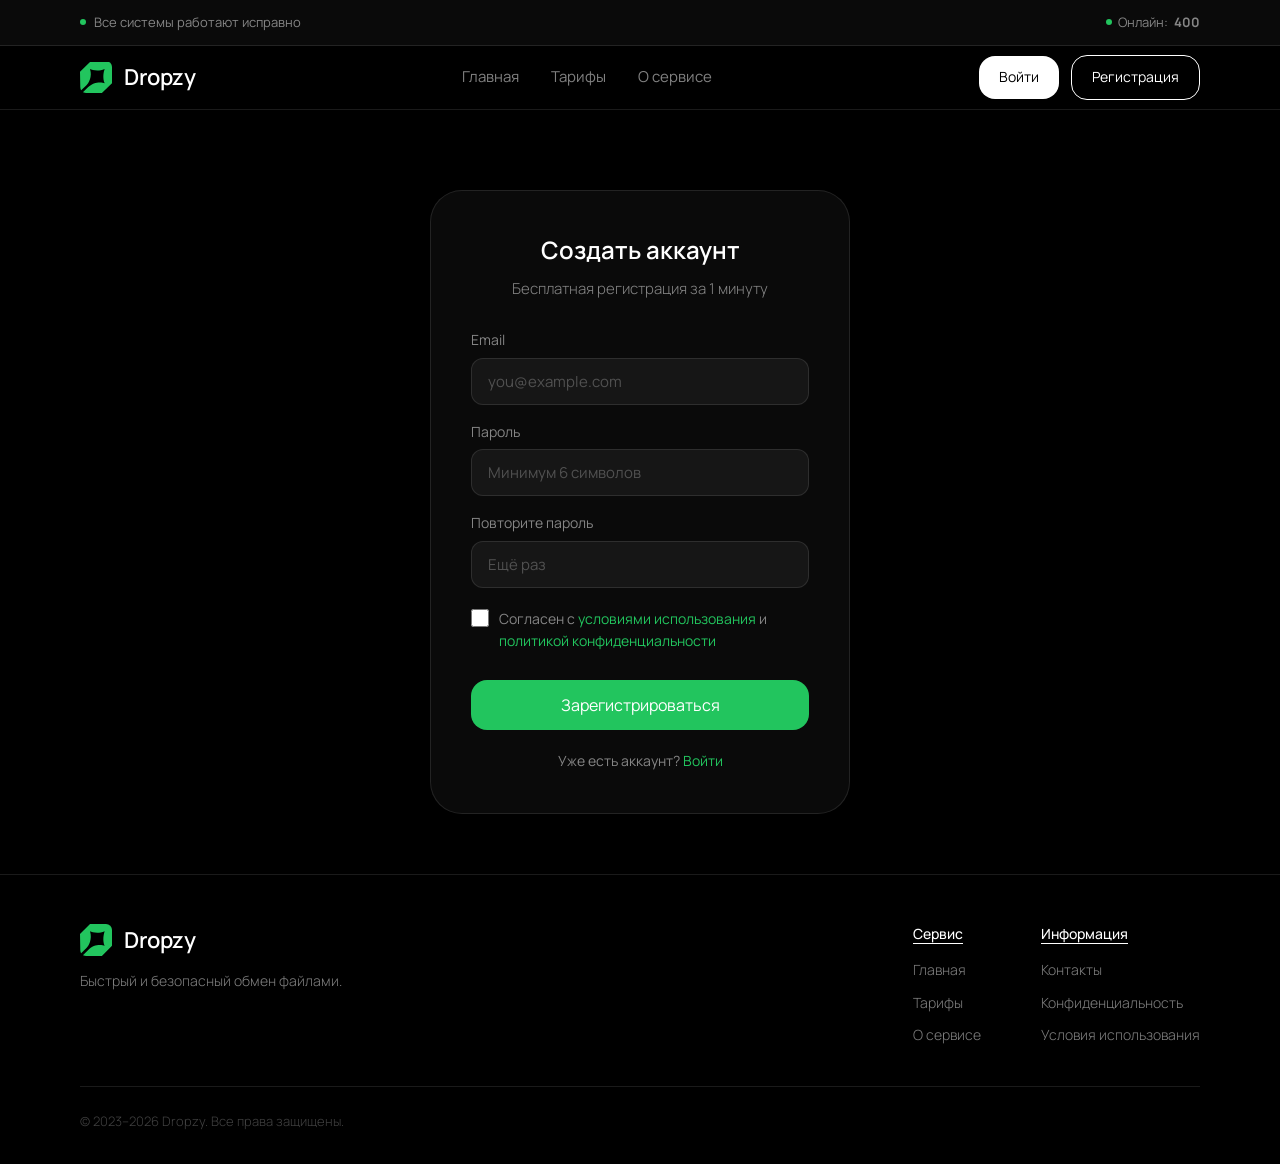
<file: website/register.html>
<!DOCTYPE html>
<html lang="ru">
<head>
    <meta charset="UTF-8">
    <meta name="viewport" content="width=device-width, initial-scale=1.0">
    <title>Регистрация — Dropzy</title>
    <meta name="description" content="Безопасный файлообменник для быстрой передачи файлов до 5 GB. Шифрование AES-256.">
    <meta property="og:title" content="Dropzy — Быстрый обмен файлами">
    <meta property="og:description" content="Безопасный файлообменник для быстрой передачи файлов до 5 GB.">
    <link rel="icon" href="static/img/icon.svg" type="image/svg+xml">
    <link rel="preconnect" href="https://fonts.googleapis.com">
    <link rel="preconnect" href="https://fonts.gstatic.com" crossorigin>
    <link href="https://fonts.googleapis.com/css2?family=Manrope:wght@300;400;500;600;700&display=swap" rel="stylesheet">
    <link rel="stylesheet" href="static/css/style.css">
</head>
<body>
<header class="header">
    <div class="header-top">
        <div class="container header-top-inner">
            <div class="status-indicator"><span class="status-dot"></span><span>Все системы работают исправно</span></div>
            <div class="header-top-right"><span class="online-badge"><span class="online-dot"></span>Онлайн: <strong id="onlineCount">—</strong></span></div>
        </div>
    </div>
    <div class="header-main">
        <div class="container header-main-inner">
            <a href="/" class="logo"><img src="static/img/logo.svg" alt="Dropzy" class="logo-icon"><span class="logo-text">Dropzy</span></a>
            <button class="mobile-menu-btn" id="mobileMenuBtn" aria-label="Меню"><svg width="24" height="24" viewBox="0 0 24 24" fill="none" stroke="currentColor" stroke-width="2" stroke-linecap="round"><line x1="4" y1="6" x2="20" y2="6"/><line x1="4" y1="12" x2="20" y2="12"/><line x1="4" y1="18" x2="20" y2="18"/></svg></button>
            <nav class="nav"><a href="/" class="nav-link ">Главная</a><a href="/pricing" class="nav-link ">Тарифы</a><a href="/about" class="nav-link ">О сервисе</a></nav>
            <div class="header-actions"><a href="/login" class="btn btn-filled">Войти</a><a href="/register" class="btn btn-outline">Регистрация</a></div>
        </div>
    </div>
</header>
<div class="mobile-overlay" id="mobileOverlay"><div class="mobile-menu">
    <a href="/" class="mobile-nav-link">Главная</a><a href="/pricing" class="mobile-nav-link">Тарифы</a>
    <a href="/about" class="mobile-nav-link">О сервисе</a><a href="/contact" class="mobile-nav-link">Контакты</a>
    <div class="mobile-menu-divider"></div>
    <a href="/login" class="mobile-nav-link">Войти</a><a href="/register" class="mobile-nav-link">Зарегистрироваться</a>
</div></div>
<div class="toast-container" id="toastContainer"></div>
<main class="main"><div class="container">

<div class="form-page">
    <div class="form-card">
        <h2 class="form-title">Создать аккаунт</h2>
        <p class="form-subtitle">Бесплатная регистрация за 1 минуту</p>
        <form id="registerForm" novalidate>
            <div class="form-group"><label class="form-label" for="email">Email</label><input type="email" name="email" id="email" class="form-input" placeholder="you@example.com" required></div>
            <div class="form-group"><label class="form-label" for="password">Пароль</label><input type="password" name="password" id="password" class="form-input" placeholder="Минимум 6 символов" required></div>
            <div class="form-group"><label class="form-label" for="password2">Повторите пароль</label><input type="password" name="password2" id="password2" class="form-input" placeholder="Ещё раз" required></div>
            <label class="form-checkbox"><input type="checkbox" name="agree"><span>Согласен с <a href="/terms" style="color:var(--green)">условиями использования</a> и <a href="/privacy" style="color:var(--green)">политикой конфиденциальности</a></span></label>
            <button type="submit" class="btn btn-green form-btn btn-lg">Зарегистрироваться</button>
        </form>
        <div class="form-footer">Уже есть аккаунт? <a href="/login">Войти</a></div>
    </div>
</div>

</div></main>
<footer class="footer"><div class="container">
    <div class="footer-top">
        <div class="footer-brand">
            <a href="/" class="logo"><img src="static/img/logo.svg" alt="Dropzy" class="logo-icon"><span class="logo-text">Dropzy</span></a>
            <p class="footer-desc">Быстрый и безопасный обмен файлами.</p>
        </div>
        <div class="footer-links">
            <div class="footer-col"><span class="footer-col-title">Сервис</span><a href="/">Главная</a><a href="/pricing">Тарифы</a><a href="/about">О сервисе</a></div>
            <div class="footer-col"><span class="footer-col-title">Информация</span><a href="/contact">Контакты</a><a href="/privacy">Конфиденциальность</a><a href="/terms">Условия использования</a></div>
        </div>
    </div>
    <div class="footer-bottom"><span>© 2023–2026 Dropzy. Все права защищены.</span></div>
</div></footer>
<script src="static/js/main.js"></script>
</body>
</html>
</file>
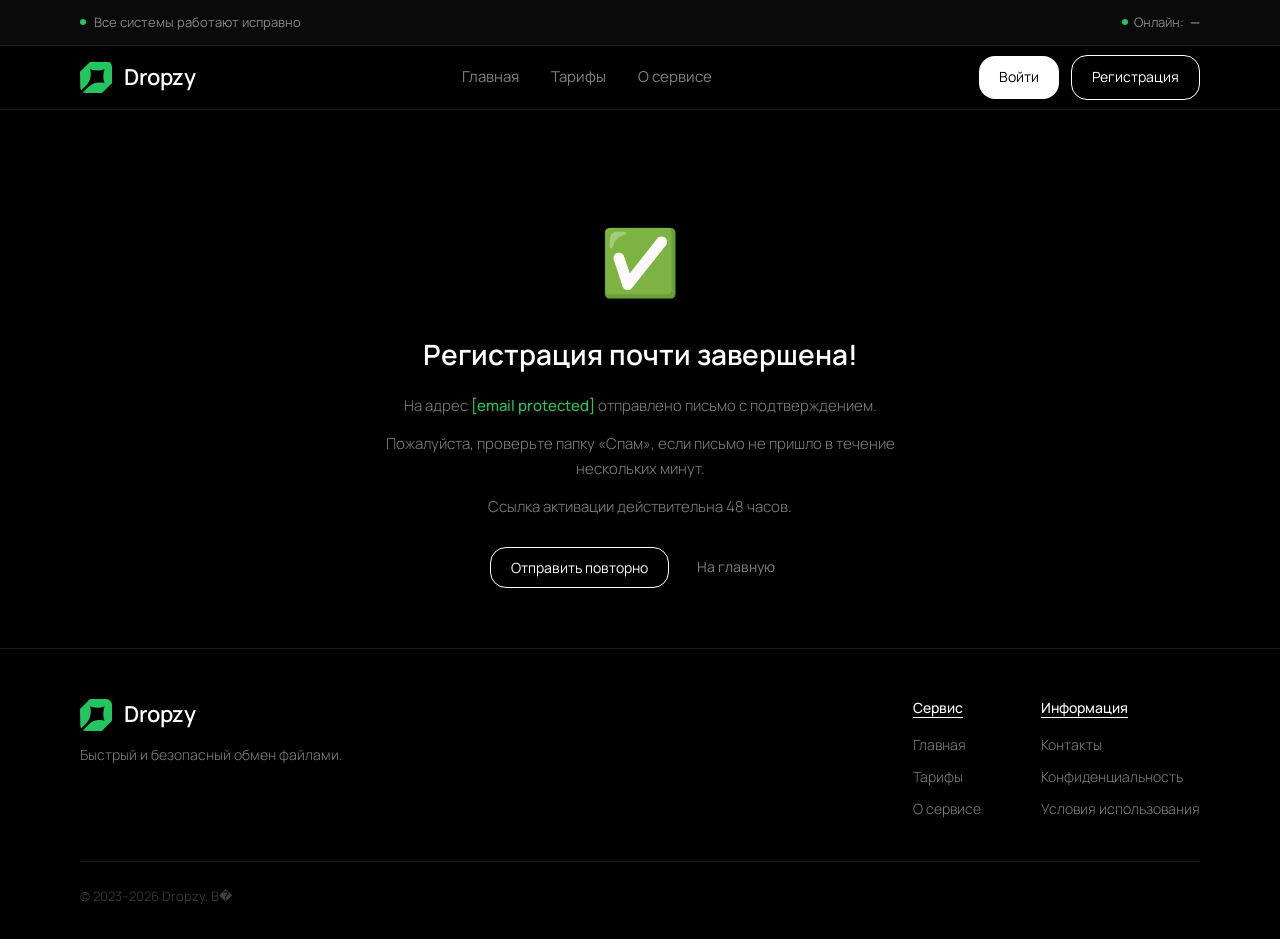
<file: website/success.html>
<!DOCTYPE html>
<html lang="ru">
<head>
    <meta charset="UTF-8">
    <meta name="viewport" content="width=device-width, initial-scale=1.0">
    <title>Регистрация завершена — Dropzy</title>
    <meta name="description" content="Безопасный файлообменник для быстрой передачи файлов до 5 GB. Шифрование AES-256.">
    <meta property="og:title" content="Dropzy — Быстрый обмен файлами">
    <meta property="og:description" content="Безопасный файлообменник для быстрой передачи файлов до 5 GB.">
    <link rel="icon" href="static/img/icon.svg" type="image/svg+xml">
    <link rel="preconnect" href="https://fonts.googleapis.com">
    <link rel="preconnect" href="https://fonts.gstatic.com" crossorigin>
    <link href="https://fonts.googleapis.com/css2?family=Manrope:wght@300;400;500;600;700&display=swap" rel="stylesheet">
    <link rel="stylesheet" href="static/css/style.css">
</head>
<body>
<header class="header">
    <div class="header-top">
        <div class="container header-top-inner">
            <div class="status-indicator"><span class="status-dot"></span><span>Все системы работают исправно</span></div>
            <div class="header-top-right"><span class="online-badge"><span class="online-dot"></span>Онлайн: <strong id="onlineCount">—</strong></span></div>
        </div>
    </div>
    <div class="header-main">
        <div class="container header-main-inner">
            <a href="/" class="logo"><img src="static/img/logo.svg" alt="Dropzy" class="logo-icon"><span class="logo-text">Dropzy</span></a>
            <button class="mobile-menu-btn" id="mobileMenuBtn" aria-label="Меню"><svg width="24" height="24" viewBox="0 0 24 24" fill="none" stroke="currentColor" stroke-width="2" stroke-linecap="round"><line x1="4" y1="6" x2="20" y2="6"/><line x1="4" y1="12" x2="20" y2="12"/><line x1="4" y1="18" x2="20" y2="18"/></svg></button>
            <nav class="nav"><a href="/" class="nav-link ">Главная</a><a href="/pricing" class="nav-link ">Тарифы</a><a href="/about" class="nav-link ">О сервисе</a></nav>
            <div class="header-actions"><a href="/login" class="btn btn-filled">Войти</a><a href="/register" class="btn btn-outline">Регистрация</a></div>
        </div>
    </div>
</header>
<div class="mobile-overlay" id="mobileOverlay"><div class="mobile-menu">
    <a href="/" class="mobile-nav-link">Главная</a><a href="/pricing" class="mobile-nav-link">Тарифы</a>
    <a href="/about" class="mobile-nav-link">О сервисе</a><a href="/contact" class="mobile-nav-link">Контакты</a>
    <div class="mobile-menu-divider"></div>
    <a href="/login" class="mobile-nav-link">Войти</a><a href="/register" class="mobile-nav-link">Зарегистрироваться</a>
</div></div>
<div class="toast-container" id="toastContainer"></div>
<main class="main"><div class="container">

<div class="success-page">
    <div class="success-icon">✅</div>
    <h1>Регистрация почти завершена!</h1>
    <p>На адрес <span class="success-email" id="regEmail"><a href="/cdn-cgi/l/email-protection" class="__cf_email__" data-cfemail="d0a5a3b5a290b5a8b1bda0bcb5feb3bfbd">[email&#160;protected]</a></span> отправлено письмо с подтверждением.</p>
    <p>Пожалуйста, проверьте папку «Спам», если письмо не пришло в течение нескольких минут.</p>
    <p>Ссылка активации действительна 48 часов.</p>
    <div class="success-actions">
        <button class="btn btn-outline" id="resendBtn">Отправить повторно</button>
        <a href="/" class="btn btn-ghost">На главную</a>
    </div>
</div>

</div></main>
<footer class="footer"><div class="container">
    <div class="footer-top">
        <div class="footer-brand">
            <a href="/" class="logo"><img src="static/img/logo.svg" alt="Dropzy" class="logo-icon"><span class="logo-text">Dropzy</span></a>
            <p class="footer-desc">Быстрый и безопасный обмен файлами.</p>
        </div>
        <div class="footer-links">
            <div class="footer-col"><span class="footer-col-title">Сервис</span><a href="/">Главная</a><a href="/pricing">Тарифы</a><a href="/about">О сервисе</a></div>
            <div class="footer-col"><span class="footer-col-title">Информация</span><a href="/contact">Контакты</a><a href="/privacy">Конфиденциальность</a><a href="/terms">Условия использования</a></div>
        </div>
    </div>
    <div class="footer-bottom"><span>© 2023–2026 Dropzy. В�
</file>
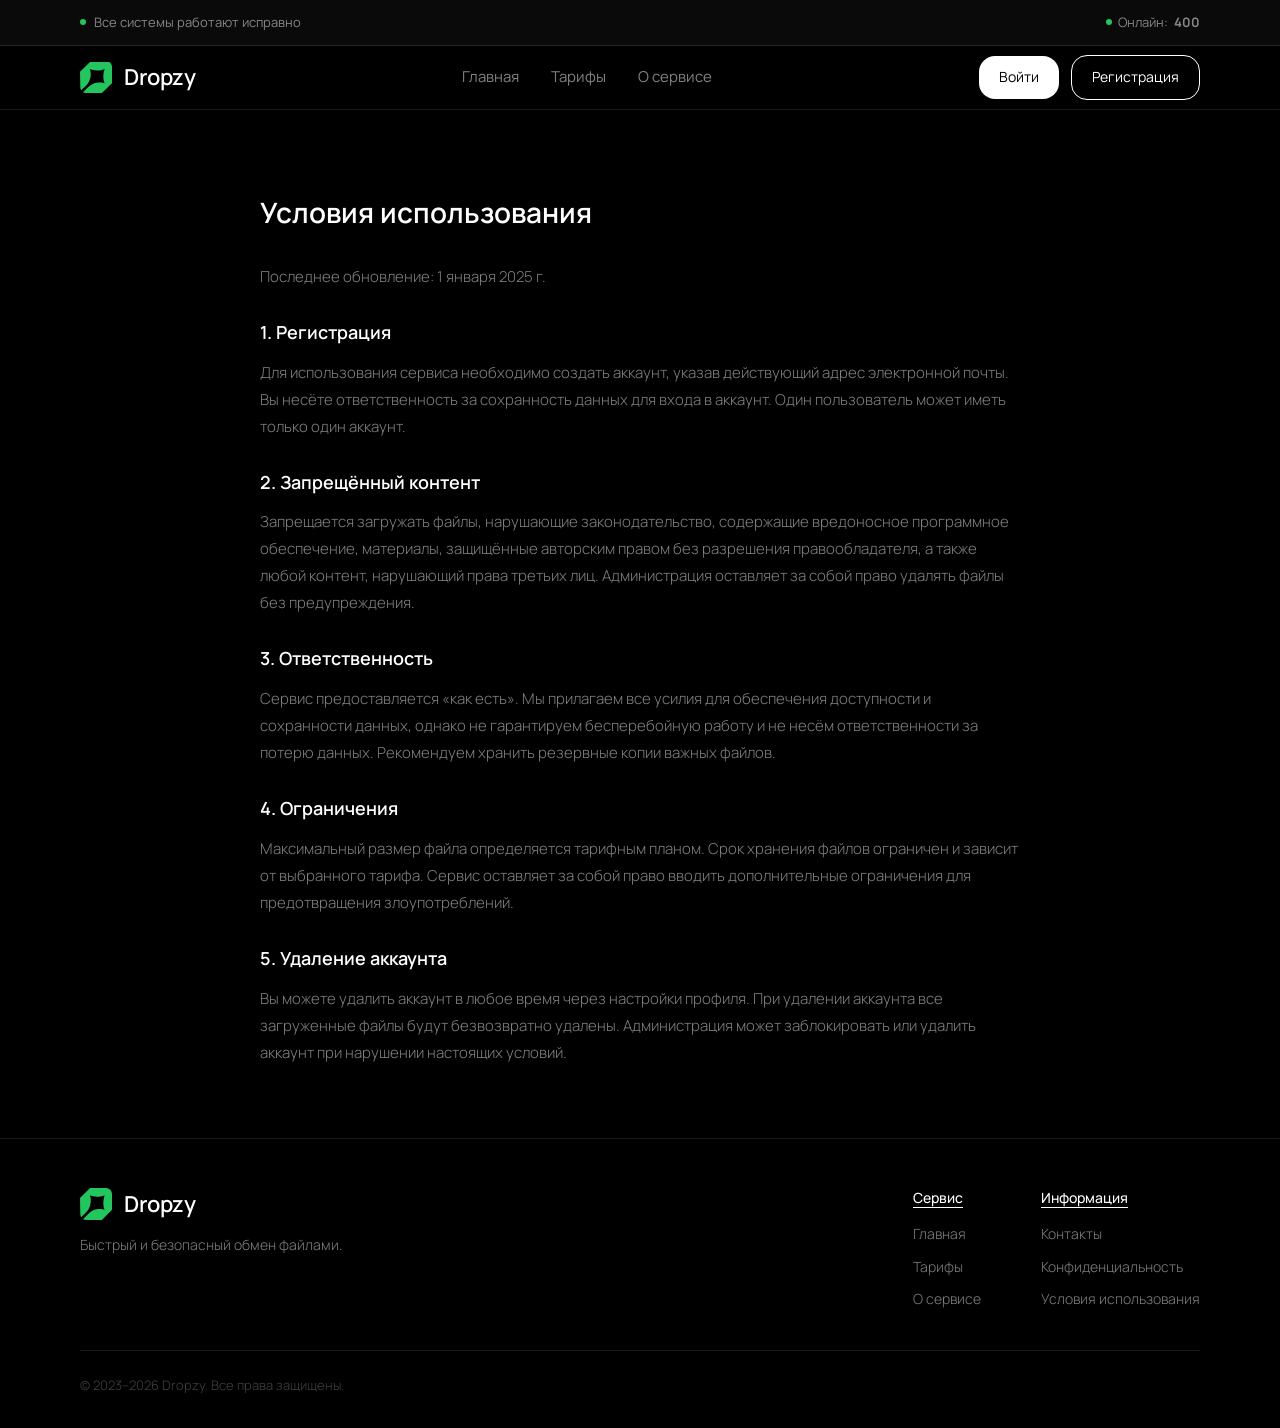
<file: website/terms.html>
<!DOCTYPE html>
<html lang="ru">
<head>
    <meta charset="UTF-8">
    <meta name="viewport" content="width=device-width, initial-scale=1.0">
    <title>Условия использования — Dropzy</title>
    <meta name="description" content="Безопасный файлообменник для быстрой передачи файлов до 5 GB. Шифрование AES-256.">
    <meta property="og:title" content="Dropzy — Быстрый обмен файлами">
    <meta property="og:description" content="Безопасный файлообменник для быстрой передачи файлов до 5 GB.">
    <link rel="icon" href="static/img/icon.svg" type="image/svg+xml">
    <link rel="preconnect" href="https://fonts.googleapis.com">
    <link rel="preconnect" href="https://fonts.gstatic.com" crossorigin>
    <link href="https://fonts.googleapis.com/css2?family=Manrope:wght@300;400;500;600;700&display=swap" rel="stylesheet">
    <link rel="stylesheet" href="static/css/style.css">
</head>
<body>
<header class="header">
    <div class="header-top">
        <div class="container header-top-inner">
            <div class="status-indicator"><span class="status-dot"></span><span>Все системы работают исправно</span></div>
            <div class="header-top-right"><span class="online-badge"><span class="online-dot"></span>Онлайн: <strong id="onlineCount">—</strong></span></div>
        </div>
    </div>
    <div class="header-main">
        <div class="container header-main-inner">
            <a href="/" class="logo"><img src="static/img/logo.svg" alt="Dropzy" class="logo-icon"><span class="logo-text">Dropzy</span></a>
            <button class="mobile-menu-btn" id="mobileMenuBtn" aria-label="Меню"><svg width="24" height="24" viewBox="0 0 24 24" fill="none" stroke="currentColor" stroke-width="2" stroke-linecap="round"><line x1="4" y1="6" x2="20" y2="6"/><line x1="4" y1="12" x2="20" y2="12"/><line x1="4" y1="18" x2="20" y2="18"/></svg></button>
            <nav class="nav"><a href="/" class="nav-link ">Главная</a><a href="/pricing" class="nav-link ">Тарифы</a><a href="/about" class="nav-link ">О сервисе</a></nav>
            <div class="header-actions"><a href="/login" class="btn btn-filled">Войти</a><a href="/register" class="btn btn-outline">Регистрация</a></div>
        </div>
    </div>
</header>
<div class="mobile-overlay" id="mobileOverlay"><div class="mobile-menu">
    <a href="/" class="mobile-nav-link">Главная</a><a href="/pricing" class="mobile-nav-link">Тарифы</a>
    <a href="/about" class="mobile-nav-link">О сервисе</a><a href="/contact" class="mobile-nav-link">Контакты</a>
    <div class="mobile-menu-divider"></div>
    <a href="/login" class="mobile-nav-link">Войти</a><a href="/register" class="mobile-nav-link">Зарегистрироваться</a>
</div></div>
<div class="toast-container" id="toastContainer"></div>
<main class="main"><div class="container">

<div class="legal-page">
    <h1>Условия использования</h1>
    <p>Последнее обновление: 1 января 2025 г.</p>
    <h2>1. Регистрация</h2>
    <p>Для использования сервиса необходимо создать аккаунт, указав действующий адрес электронной почты. Вы несёте ответственность за сохранность данных для входа в аккаунт. Один пользователь может иметь только один аккаунт.</p>
    <h2>2. Запрещённый контент</h2>
    <p>Запрещается загружать файлы, нарушающие законодательство, содержащие вредоносное программное обеспечение, материалы, защищённые авторским правом без разрешения правообладателя, а также любой контент, нарушающий права третьих лиц. Администрация оставляет за собой право удалять файлы без предупреждения.</p>
    <h2>3. Ответственность</h2>
    <p>Сервис предоставляется «как есть». Мы прилагаем все усилия для обеспечения доступности и сохранности данных, однако не гарантируем бесперебойную работу и не несём ответственности за потерю данных. Рекомендуем хранить резервные копии важных файлов.</p>
    <h2>4. Ограничения</h2>
    <p>Максимальный размер файла определяется тарифным планом. Срок хранения файлов ограничен и зависит от выбранного тарифа. Сервис оставляет за собой право вводить дополнительные ограничения для предотвращения злоупотреблений.</p>
    <h2>5. Удаление аккаунта</h2>
    <p>Вы можете удалить аккаунт в любое время через настройки профиля. При удалении аккаунта все загруженные файлы будут безвозвратно удалены. Администрация может заблокировать или удалить аккаунт при нарушении настоящих условий.</p>
</div>

</div></main>
<footer class="footer"><div class="container">
    <div class="footer-top">
        <div class="footer-brand">
            <a href="/" class="logo"><img src="static/img/logo.svg" alt="Dropzy" class="logo-icon"><span class="logo-text">Dropzy</span></a>
            <p class="footer-desc">Быстрый и безопасный обмен файлами.</p>
        </div>
        <div class="footer-links">
            <div class="footer-col"><span class="footer-col-title">Сервис</span><a href="/">Главная</a><a href="/pricing">Тарифы</a><a href="/about">О сервисе</a></div>
            <div class="footer-col"><span class="footer-col-title">Информация</span><a href="/contact">Контакты</a><a href="/privacy">Конфиденциальность</a><a href="/terms">Условия использования</a></div>
        </div>
    </div>
    <div class="footer-bottom"><span>© 2023–2026 Dropzy. Все права защищены.</span></div>
</div></footer>
<script src="static/js/main.js"></script>
</body>
</html>
</file>
<file: website/static/css/style.css>
/* ===== Variables ===== */
:root {
    --bg: #000000;
    --bg-item: #0a0a0a;
    --bg-item-hover: #111111;
    --border: rgba(255,255,255,0.1);
    --border-hover: rgba(255,255,255,0.2);
    --text: #ffffff;
    --text-secondary: rgba(255,255,255,0.5);
    --text-tertiary: rgba(255,255,255,0.25);
    --green: #22c55e;
    --green-dim: rgba(34,197,94,0.15);
    --blue: #3b82f6;
    --red: #ef4444;
    --yellow: #eab308;
    --radius-sm: 12px;
    --radius-md: 16px;
    --radius-lg: 24px;
    --radius-xl: 32px;
    --font: 'Manrope', system-ui, -apple-system, sans-serif;
    --max-w: 1200px;
    --transition: 0.3s cubic-bezier(0.4,0,0.2,1);
}

/* ===== Reset ===== */
*,*::before,*::after{margin:0;padding:0;box-sizing:border-box}
html{scroll-behavior:smooth;-webkit-font-smoothing:antialiased;-moz-osx-font-smoothing:grayscale}
body{font-family:var(--font);background:var(--bg);color:var(--text);font-size:16px;line-height:1.6;min-height:100vh;display:flex;flex-direction:column}
a{color:inherit;text-decoration:none}
img{max-width:100%;display:block}
button,input,textarea,select{font-family:inherit;font-size:inherit;color:inherit;border:none;outline:none;background:none}

/* ===== Container ===== */
.container{max-width:var(--max-w);margin:0 auto;padding:0 40px;width:100%}

/* ===== Header ===== */
.header{position:fixed;top:0;left:0;right:0;z-index:100}

.header-top{background:var(--bg-item);border-bottom:1px solid var(--border);height:46px;display:flex;align-items:center}
.header-top-inner{display:flex;justify-content:space-between;align-items:center}
.status-indicator{display:flex;align-items:center;gap:8px;font-size:13px;color:var(--text-secondary)}
.status-dot{width:6px;height:6px;border-radius:50%;background:var(--green);animation:pulse-dot 2s ease-in-out infinite}
@keyframes pulse-dot{0%,100%{opacity:1}50%{opacity:0.4}}

.header-top-right{display:flex;align-items:center;gap:16px}
.online-badge{display:flex;align-items:center;gap:6px;font-size:13px;color:var(--text-secondary)}
.online-dot{width:6px;height:6px;border-radius:50%;background:var(--green)}

.header-main{backdrop-filter:blur(50px);-webkit-backdrop-filter:blur(50px);background:rgba(0,0,0,0.6);border-bottom:1px solid var(--border);height:64px;display:flex;align-items:center}
.header-main-inner{display:flex;align-items:center;justify-content:space-between;gap:40px}

.logo{display:flex;align-items:center;gap:12px;flex-shrink:0}
.logo-icon{width:32px;height:32px;object-fit:contain;border-radius:6px}
.logo-text{font-size:22px;font-weight:600;letter-spacing:-0.02em}

.mobile-menu-btn{display:none;align-items:center;justify-content:center;width:40px;height:40px;border-radius:var(--radius-sm);cursor:pointer;color:var(--text);transition:opacity var(--transition)}
.mobile-menu-btn:hover{opacity:0.7}

.nav{display:flex;align-items:center;gap:32px;position:relative}
.nav-link{font-size:15px;font-weight:400;color:var(--text-secondary);transition:color 0.3s ease;position:relative}
.nav-link:hover{color:var(--text)}
.nav-link.active{color:var(--text)}
.nav-indicator{position:absolute;bottom:-4px;height:2px;background:var(--text);border-radius:1px;transition:left 0.35s cubic-bezier(0.4,0,0.2,1),width 0.35s cubic-bezier(0.4,0,0.2,1),opacity 0.25s ease;pointer-events:none;opacity:0}

.header-actions{display:flex;align-items:center;gap:12px}

/* ===== Buttons ===== */
.btn{display:inline-flex;align-items:center;justify-content:center;gap:8px;padding:10px 20px;border-radius:var(--radius-md);font-size:14px;font-weight:400;cursor:pointer;transition:opacity var(--transition),background var(--transition),color var(--transition);white-space:nowrap;text-decoration:none}
.btn:disabled,.btn.disabled{opacity:0.4;cursor:not-allowed}
.btn-filled{background:var(--text);color:var(--bg)}
.btn-filled:hover:not(:disabled){opacity:0.85}
.btn-outline{background:transparent;color:var(--text);border:1px solid var(--text)}
.btn-outline:hover:not(:disabled){opacity:0.8}
.btn-green{background:var(--green);color:white}
.btn-green:hover:not(:disabled){opacity:0.85}
.btn-ghost{background:transparent;color:var(--text-secondary);padding:8px 16px}
.btn-ghost:hover{color:var(--text)}
.btn-sm{padding:7px 14px;font-size:13px;border-radius:var(--radius-sm)}
.btn-lg{padding:14px 28px;font-size:16px}

/* ===== Main ===== */
.main{flex:1;padding-top:150px;padding-bottom:60px}

/* ===== Hero ===== */
.hero{position:relative;background:var(--bg-item);border:1px solid var(--border);border-radius:var(--radius-xl);padding:60px;overflow:hidden;margin-bottom:50px}
.hero::before{content:'';position:absolute;top:-50%;right:-20%;width:500px;height:500px;border-radius:50%;background:radial-gradient(circle,rgba(34,197,94,0.08) 0%,transparent 70%);pointer-events:none}
.hero-content{position:relative;z-index:2;max-width:600px}
.hero h1{font-size:36px;font-weight:600;line-height:1.2;letter-spacing:-0.02em;margin-bottom:12px}
.hero p{font-size:18px;color:var(--text-secondary);font-weight:300;margin-bottom:28px}

.hero-floating{position:absolute;top:0;right:0;bottom:0;width:480px;z-index:1;pointer-events:none}
.hero-float{position:absolute;width:160px;height:auto;object-fit:contain;opacity:0.85;filter:drop-shadow(0 8px 28px rgba(0,0,0,0.45))}

.hero-float-1{top:8%;left:60px;animation:float-1 6s ease-in-out infinite;width:180px}
.hero-float-2{top:42%;left:220px;animation:float-2 7s ease-in-out infinite;width:145px;opacity:0.65}
.hero-float-3{bottom:6%;left:100px;animation:float-3 8s ease-in-out infinite;width:120px;opacity:0.5}

@keyframes float-1{0%,100%{transform:translateY(0) rotate(-3deg)}50%{transform:translateY(-14px) rotate(2deg)}}
@keyframes float-2{0%,100%{transform:translateY(0) rotate(2deg)}50%{transform:translateY(-18px) rotate(-3deg)}}
@keyframes float-3{0%,100%{transform:translateY(0) rotate(-1deg)}50%{transform:translateY(-12px) rotate(4deg)}}

/* ===== Section titles ===== */
.section-title{font-size:22px;font-weight:500;margin-bottom:8px}
.section-subtitle{font-size:15px;color:var(--text-secondary);font-weight:300;margin-bottom:28px}

/* ===== Upload Zone ===== */
.upload-section{margin-bottom:50px}

.upload-zone{
    border:2px dashed var(--border);
    border-radius:var(--radius-lg);
    padding:48px 32px;
    text-align:center;
    cursor:pointer;
    transition:border-color var(--transition),background var(--transition);
    position:relative;
}
.upload-zone:hover,.upload-zone.dragover{
    border-color:var(--green);
    background:rgba(34,197,94,0.03);
}
.upload-zone-compact{padding:20px 24px}
.upload-zone-compact .upload-zone-content{flex-direction:row;gap:12px;align-items:center}

.upload-zone-content{display:flex;flex-direction:column;align-items:center;gap:12px}
.upload-zone-icon{color:var(--text-secondary)}
.upload-zone-text{font-size:16px;color:var(--text-secondary);font-weight:400}
.upload-zone-btn{color:var(--green);cursor:pointer;text-decoration:underline;text-underline-offset:3px;font-weight:500}
.upload-zone-hint{font-size:14px;color:var(--text-tertiary)}
.upload-zone-limit{font-size:13px;color:var(--text-tertiary);margin-top:4px}

/* Upload progress */
.upload-progress{
    margin-top:16px;
    background:var(--bg-item);
    border:1px solid var(--border);
    border-radius:var(--radius-md);
    padding:16px 20px;
}
.upload-progress-info{display:flex;justify-content:space-between;margin-bottom:10px;font-size:14px}
.upload-progress-name{font-weight:500}
.upload-progress-size{color:var(--text-secondary);font-weight:300}
.upload-progress-bar{height:4px;background:rgba(255,255,255,0.08);border-radius:2px;overflow:hidden}
.upload-progress-fill{height:100%;background:var(--green);border-radius:2px;transition:width 0.3s ease}
.upload-progress-footer{display:flex;justify-content:space-between;margin-top:8px;font-size:13px;color:var(--text-secondary)}
.upload-progress-cancel{color:var(--red);cursor:pointer;font-size:13px}
.upload-progress-cancel:hover{opacity:0.7}

/* ===== How it works ===== */
.how-section{margin-bottom:50px}
.how-steps{display:flex;align-items:flex-start;gap:16px}
.how-step{flex:1;background:var(--bg-item);border:1px solid var(--border);border-radius:var(--radius-lg);padding:28px;text-align:center;transition:border-color var(--transition)}
.how-step:hover{border-color:var(--border-hover)}
.how-step-num{width:40px;height:40px;border-radius:50%;background:var(--green-dim);color:var(--green);display:flex;align-items:center;justify-content:center;font-weight:600;font-size:18px;margin:0 auto 14px}
.how-step h3{font-size:16px;font-weight:500;margin-bottom:8px}
.how-step p{font-size:14px;color:var(--text-secondary);font-weight:300;line-height:1.5}
.how-step-arrow{color:var(--text-tertiary);font-size:24px;padding-top:48px;flex-shrink:0}

/* ===== Features grid ===== */
.features{display:grid;grid-template-columns:repeat(3,1fr);gap:16px;margin-bottom:50px}
.feature-card{background:var(--bg-item);border:1px solid var(--border);border-radius:var(--radius-lg);padding:32px;text-align:center;transition:border-color var(--transition);overflow:hidden}
.feature-card:hover{border-color:var(--border-hover)}
.feature-icon{font-size:36px;margin-bottom:16px;display:flex;align-items:center;justify-content:center}
.feature-img{width:128px;height:128px;object-fit:contain}
.feature-card h3{font-size:17px;font-weight:500;margin-bottom:8px}
.feature-card p{font-size:14px;color:var(--text-secondary);font-weight:300;line-height:1.5}

/* ===== File list ===== */
.files-section{margin-bottom:50px}
.dashboard-header{padding-top:20px;margin-bottom:24px}
.file-list{display:flex;flex-direction:column;gap:8px}
.file-item{display:flex;align-items:center;gap:16px;padding:16px 24px;background:var(--bg-item);border:1px solid var(--border);border-radius:var(--radius-md);transition:border-color var(--transition),background var(--transition)}
.file-item:hover{border-color:var(--border-hover);background:var(--bg-item-hover)}
.file-icon{font-size:28px;flex-shrink:0;width:40px;text-align:center}
.file-info{flex:1;min-width:0}
.file-name{font-size:15px;font-weight:500;overflow:hidden;text-overflow:ellipsis;white-space:nowrap}
.file-meta{display:flex;align-items:center;gap:12px;margin-top:4px;font-size:13px;color:var(--text-secondary);font-weight:300}
.file-meta-sep{width:3px;height:3px;border-radius:50%;background:var(--text-tertiary);flex-shrink:0}
.file-status{display:flex;align-items:center;gap:8px;flex-shrink:0}

.status-badge{font-size:13px;font-weight:400;padding:4px 12px;border-radius:20px;white-space:nowrap}
.status-active{color:var(--green);background:var(--green-dim)}
.status-expiring_soon{color:var(--yellow);background:rgba(234,179,8,0.15)}
.status-expired{color:var(--text-tertiary);background:rgba(255,255,255,0.05)}
.status-deleted{color:var(--red);background:rgba(239,68,68,0.1)}

.file-download{flex-shrink:0}

/* ===== Pricing ===== */
.pricing-grid{display:grid;grid-template-columns:repeat(3,1fr);gap:16px;margin-top:28px}
.pricing-card{background:var(--bg-item);border:1px solid var(--border);border-radius:var(--radius-xl);padding:36px;display:flex;flex-direction:column;transition:border-color var(--transition)}
.pricing-card:hover{border-color:var(--border-hover)}
.pricing-card.popular{border-color:var(--green);position:relative}
.pricing-card.popular::after{content:'Популярный';position:absolute;top:16px;right:16px;font-size:12px;font-weight:500;padding:4px 10px;border-radius:20px;background:var(--green-dim);color:var(--green)}
.pricing-name{font-size:18px;font-weight:600;margin-bottom:8px}
.pricing-price{font-size:32px;font-weight:700;margin-bottom:4px;letter-spacing:-0.02em}
.pricing-price span{font-size:16px;font-weight:300;color:var(--text-secondary)}
.pricing-features{list-style:none;margin:24px 0;display:flex;flex-direction:column;gap:12px;flex:1}
.pricing-features li{font-size:14px;color:var(--text-secondary);font-weight:300;display:flex;align-items:center;gap:8px}
.pricing-features li::before{content:'✓';color:var(--green);font-weight:600;flex-shrink:0}
.pricing-card .btn{width:100%}

/* ===== Forms ===== */
.form-page{max-width:420px;margin:0 auto;padding-top:40px}
.form-card{background:var(--bg-item);border:1px solid var(--border);border-radius:var(--radius-xl);padding:40px}
.form-title{font-size:24px;font-weight:600;text-align:center;margin-bottom:8px}
.form-subtitle{font-size:15px;color:var(--text-secondary);font-weight:300;text-align:center;margin-bottom:28px}
.form-group{margin-bottom:16px}
.form-label{display:block;font-size:14px;font-weight:400;margin-bottom:6px;color:var(--text-secondary)}
.form-input{width:100%;padding:12px 16px;background:rgba(255,255,255,0.05);border:1px solid var(--border);border-radius:var(--radius-sm);color:var(--text);font-size:15px;transition:border-color var(--transition)}
.form-input:focus{border-color:var(--green)}
.form-input::placeholder{color:var(--text-tertiary)}
.form-input.error{border-color:var(--red)}
.form-checkbox{display:flex;align-items:flex-start;gap:10px;margin:20px 0;font-size:14px;color:var(--text-secondary);cursor:pointer}
.form-checkbox input[type="checkbox"]{width:18px;height:18px;margin-top:1px;accent-color:var(--green);cursor:pointer;flex-shrink:0}
.form-error{color:var(--red);font-size:13px;margin-top:6px}
.form-errors{background:rgba(239,68,68,0.1);border:1px solid rgba(239,68,68,0.2);border-radius:var(--radius-sm);padding:12px 16px;margin-bottom:20px}
.form-errors p{color:var(--red);font-size:14px;margin-bottom:4px}
.form-errors p:last-child{margin-bottom:0}
.form-footer{text-align:center;margin-top:20px;font-size:14px;color:var(--text-secondary)}
.form-footer a{color:var(--green);transition:opacity var(--transition)}
.form-footer a:hover{opacity:0.8}
.form-btn{width:100%;margin-top:8px}

/* ===== Success page ===== */
.success-page{text-align:center;padding-top:60px;max-width:520px;margin:0 auto}
.success-icon{font-size:64px;margin-bottom:20px}
.success-page h1{font-size:28px;font-weight:600;margin-bottom:16px}
.success-page p{font-size:15px;color:var(--text-secondary);font-weight:300;line-height:1.7;margin-bottom:12px}
.success-email{font-weight:500;color:var(--green)}
.success-actions{display:flex;align-items:center;justify-content:center;gap:12px;margin-top:28px}

/* ===== About / Stats ===== */
.about-hero{margin-bottom:40px}
.about-hero h1{font-size:32px;font-weight:600;margin-bottom:16px}
.about-text{font-size:16px;color:var(--text-secondary);font-weight:300;line-height:1.8;margin-bottom:16px;max-width:700px}
.stats-grid{display:grid;grid-template-columns:repeat(3,1fr);gap:16px;margin-top:40px}
.stat-card{background:var(--bg-item);border:1px solid var(--border);border-radius:var(--radius-lg);padding:32px;text-align:center}
.stat-value{font-size:28px;font-weight:700;color:var(--green);margin-bottom:6px;letter-spacing:-0.02em}
.stat-label{font-size:14px;color:var(--text-secondary);font-weight:300}

/* ===== Contact ===== */
.contact-layout{max-width:600px;margin:0 auto;padding-top:40px}
.contact-sent{text-align:center;padding:40px}
.contact-sent-icon{font-size:48px;margin-bottom:16px}

/* ===== Legal ===== */
.legal-page{max-width:760px;margin:0 auto;padding-top:40px}
.legal-page h1{font-size:28px;font-weight:600;margin-bottom:28px}
.legal-page h2{font-size:18px;font-weight:600;margin-top:28px;margin-bottom:12px}
.legal-page p{font-size:15px;color:var(--text-secondary);font-weight:300;line-height:1.8;margin-bottom:12px}

/* ===== Toast ===== */
.toast-container{position:fixed;bottom:24px;left:50%;transform:translateX(-50%);z-index:1000;display:flex;flex-direction:column;gap:8px;pointer-events:none}
.toast{background:var(--bg-item);border:1px solid var(--border);border-radius:var(--radius-sm);padding:12px 20px;font-size:14px;color:var(--text);pointer-events:auto;animation:toast-in .3s ease-out;white-space:nowrap}
.toast.toast-out{animation:toast-out .25s ease-in forwards}
@keyframes toast-in{from{opacity:0;transform:translateY(12px) scale(.97)}to{opacity:1;transform:translateY(0) scale(1)}}
@keyframes toast-out{from{opacity:1}to{opacity:0;transform:translateY(-6px)}}

/* ===== Mobile overlay ===== */
.mobile-overlay{display:none;position:fixed;inset:0;z-index:200;background:var(--bg)}
.mobile-overlay.open{display:flex;flex-direction:column}
.mobile-menu{padding:120px 40px 40px;display:flex;flex-direction:column;gap:4px}
.mobile-nav-link{padding:12px;border-radius:var(--radius-sm);font-size:15px;color:var(--text-secondary);transition:background var(--transition),color var(--transition)}
.mobile-nav-link:hover{background:rgba(255,255,255,0.05);color:var(--text)}
.mobile-menu-divider{height:1px;background:var(--border);margin:8px 0}

/* ===== Footer ===== */
.footer{border-top:1px solid var(--border);padding:48px 0 32px}
.footer-top{display:flex;justify-content:space-between;gap:40px;margin-bottom:40px}
.footer-brand{max-width:300px}
.footer-desc{margin-top:12px;font-size:14px;color:var(--text-secondary);font-weight:300}
.footer-links{display:flex;gap:60px}
.footer-col{display:flex;flex-direction:column;gap:10px}
.footer-col-title{font-size:14px;font-weight:500;text-decoration:underline;text-underline-offset:4px;margin-bottom:4px}
.footer-col a{font-size:14px;color:var(--text-secondary);transition:color var(--transition);font-weight:300}
.footer-col a:hover{color:var(--text)}
.footer-bottom{padding-top:24px;border-top:1px solid var(--border);font-size:13px;color:var(--text-tertiary);font-weight:300}

/* ===== Responsive ===== */
@media(max-width:1024px){
    .container{padding:0 24px}
    .hero{padding:40px}
    .hero h1{font-size:28px}
    .hero-floating{width:340px}
    .hero-float-1{width:140px;left:30px}
    .hero-float-2{width:115px;left:160px}
    .hero-float-3{width:95px;left:70px}
    .features,.how-steps{grid-template-columns:1fr;display:flex;flex-direction:column}
    .how-step-arrow{display:none}
    .pricing-grid,.stats-grid{grid-template-columns:1fr;max-width:420px;margin-left:auto;margin-right:auto}
}
@media(max-width:768px){
    .container{padding:0 20px}
    .header-top{display:none}
    .main{padding-top:100px;padding-bottom:40px}
    .header-main{height:56px}
    .nav,.header-actions{display:none}
    .mobile-menu-btn{display:flex}
    .hero{padding:28px;border-radius:var(--radius-lg);text-align:center;margin-bottom:32px}
    .hero h1{font-size:22px}
    .hero p{font-size:15px}
    .hero::before{display:none}
    .hero-floating{display:none}
    .file-item{flex-wrap:wrap;padding:14px 16px;gap:10px}
    .file-info{flex:1;min-width:calc(100% - 60px)}
    .file-status{width:100%;justify-content:space-between}
    .file-meta{flex-wrap:wrap;gap:6px}
    .file-meta-sep{display:none}
    .features{gap:10px;margin-bottom:32px}
    .feature-card{padding:24px;border-radius:var(--radius-lg)}
    .section-title,.section-subtitle{text-align:center}
    .form-card{padding:24px;border-radius:var(--radius-lg)}
    .footer-top{flex-direction:column;gap:28px}
    .footer-links{gap:36px}
    .footer-brand{max-width:100%}
    .upload-zone{padding:32px 20px}
}
</file>
